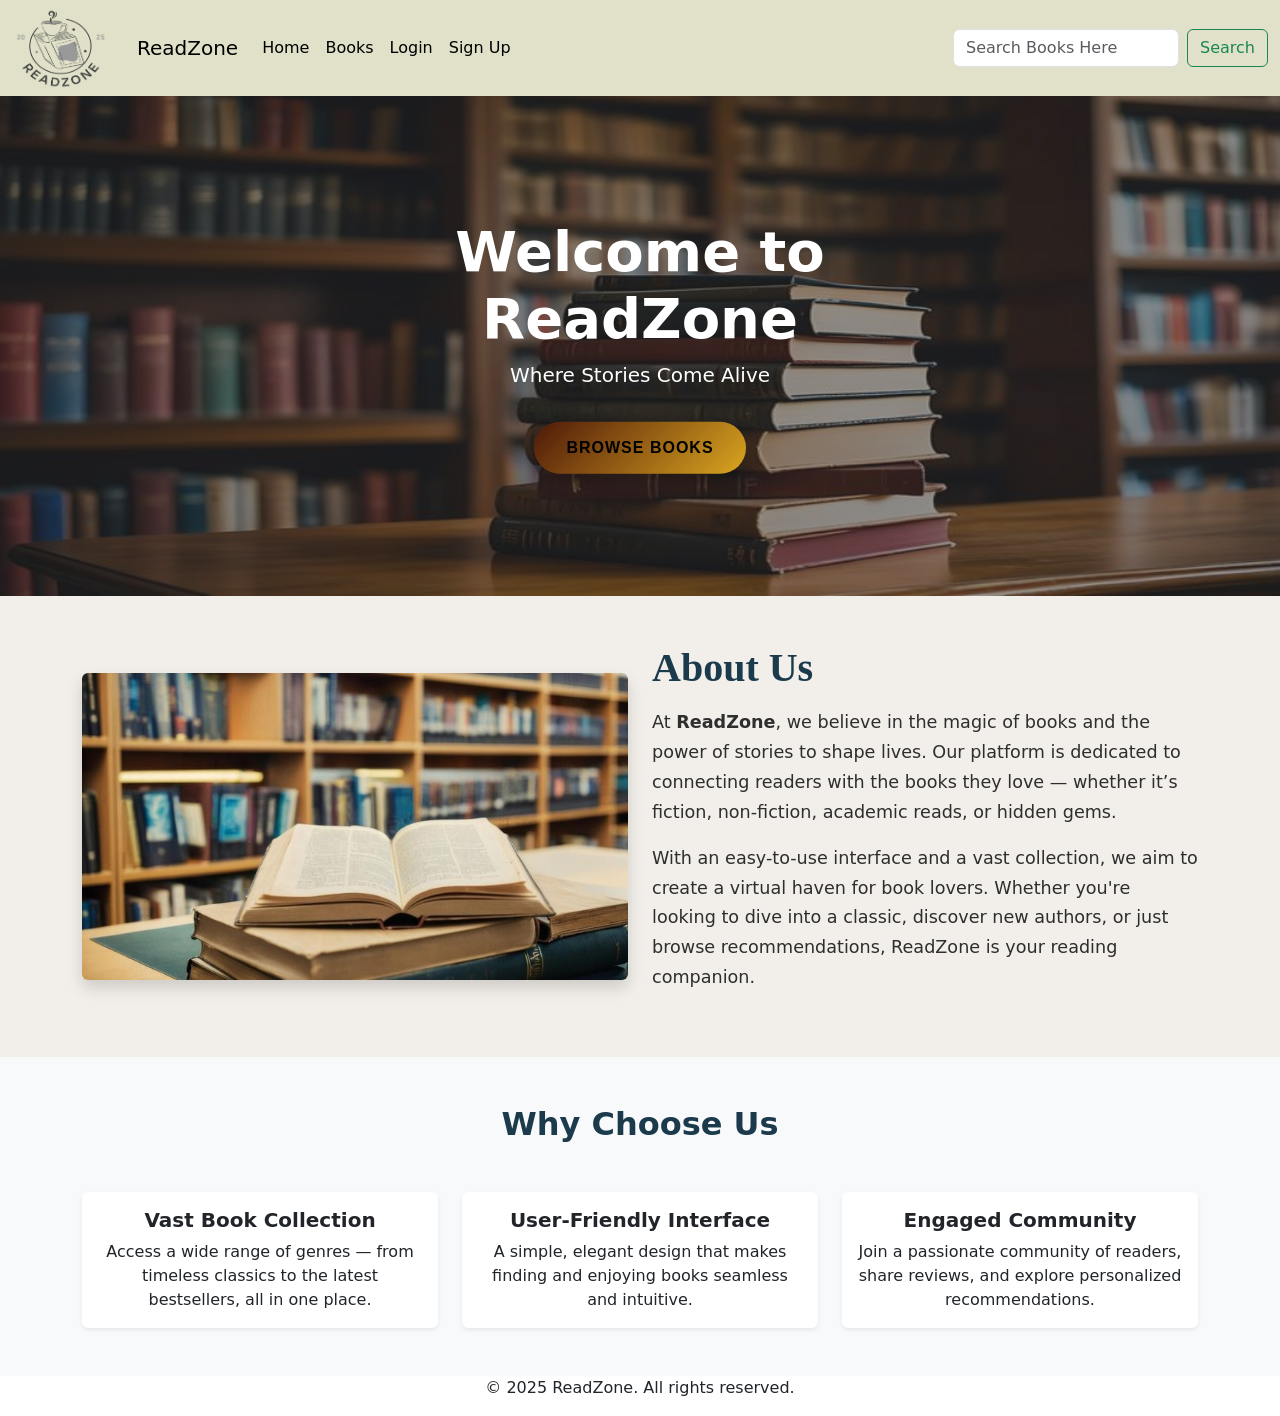
<file: index.html>
<!DOCTYPE html>
<html lang="en">
<head>
    <meta charset="UTF-8">
    <meta name="viewport" content="width=device-width, initial-scale=1.0">
    <title>ReadZone</title>
   <link href=" https://cdn.jsdelivr.net/npm/bootstrap@5.3.7/dist/css/bootstrap.min.css" rel="stylesheet" integrity="sha384-LN+7fdVzj6u52u30Kp6M/trliBMCMKTyK833zpbD+pXdCLuTusPj697FH4R/5mcr" crossorigin="anonymous">
   <link rel="stylesheet" href="styles/style.css">
</head>


<body>

    <nav class="navbar navbar-expand-lg " style="background-color:rgb(225, 225, 201);">
  <div class="container-fluid">
    <img src="images/logo-removebg.png" style="width: 95px;height: 80px;">
    <a class="navbar-brand" href="#" style="color: black;margin-left: 30px;">ReadZone</a>
    <button class="navbar-toggler" type="button" data-bs-toggle="collapse" data-bs-target="#navbarSupportedContent" aria-controls="navbarSupportedContent" aria-expanded="false" aria-label="Toggle navigation">
      <span class="navbar-toggler-icon"></span>
    </button>
    <div class="collapse navbar-collapse" id="navbarSupportedContent">
      <ul class="navbar-nav me-auto mb-2 mb-lg-0">
        <li class="nav-item">
          <a class="nav-link active" aria-current="page" href="index.html"style="color: black;">Home</a>
        </li>

        <li class="nav-item">
          <a class="nav-link active" aria-current="page" href="books.html"style="color: black;">Books</a>
        </li>

         <li class="nav-item">
          <a class="nav-link active" aria-current="page" href="login.html"style="color: black;">Login</a>
        </li>
         <li class="nav-item">
          <a class="nav-link active" aria-current="page" href="signup.html";>Sign Up</a>
        </li>
        
      
        
      </ul>
      <form class="d-flex" role="search">
        <input class="form-control me-2" type="search" placeholder="Search Books Here" aria-label="Search Books Here"/>
        <button class="btn btn-outline-success" type="submit">Search</button>
      </form>
    </div>
  </div>
</nav>


<div class="position-relative">
  <img src="images/h1.jpg" class="img-fluid w-100" style="height: 500px; filter: brightness(0.6) contrast(0.8);">
  
  <div class="hero-content text-white text-center position-absolute top-50 start-50 translate-middle">
    <h1 class="display-4 fw-bold">Welcome to ReadZone</h1>
    <p class="lead">Where Stories Come Alive</p>
    <a href="books.html" class="floating-btn mt-3">Browse Books</a>
  </div>
</div>




<section class="about-us py-5" style="background-color: #F2EFEA;">
  <div class="container">
    <div class="row align-items-center">
      <div class="col-md-6 mb-4 mb-md-0">
        <img src="images/aboutimg.png" alt="About ReadZone" class="img-fluid rounded shadow">
      </div>
      <div class="col-md-6">
        <h2 class="fw-bold mb-3" style="color: #1B3A4B;">About Us</h2>
        <p style="color: #2E2E2E;">
          At <strong>ReadZone</strong>, we believe in the magic of books and the power of stories to shape lives. Our platform is dedicated to connecting readers with the books they love — whether it’s fiction, non-fiction, academic reads, or hidden gems.
        </p>
        <p style="color: #2E2E2E;">
          With an easy-to-use interface and a vast collection, we aim to create a virtual haven for book lovers. Whether you're looking to dive into a classic, discover new authors, or just browse recommendations, ReadZone is your reading companion.
        </p>
      </div>
    </div>
  </div>
</section>





<section class="why-choose-us py-5" style="background-color: #f8f9fa;">
  <div class="container">
    <h2 class="text-center mb-5 fw-bold" style="color: #1B3A4B;">Why Choose Us</h2>
    <div class="row g-4">
      
      <div class="col-md-4">
        <div class="card h-100 shadow-sm border-0">
          <div class="card-body text-center">
            
            <h5 class="card-title fw-bold">Vast Book Collection</h5>
            <p class="card-text">Access a wide range of genres — from timeless classics to the latest bestsellers, all in one place.</p>
          </div>
        </div>
      </div>

      <div class="col-md-4">
        <div class="card h-100 shadow-sm border-0">
          <div class="card-body text-center">
            
            <h5 class="card-title fw-bold">User-Friendly Interface</h5>
            <p class="card-text">A simple, elegant design that makes finding and enjoying books seamless and intuitive.</p>
          </div>
        </div>
      </div>

      <div class="col-md-4">
        <div class="card h-100 shadow-sm border-0">
          <div class="card-body text-center">
            
            <h5 class="card-title fw-bold">Engaged Community</h5>
            <p class="card-text">Join a passionate community of readers, share reviews, and explore personalized recommendations.</p>
          </div>
        </div>
      </div>

    </div>
  </div>
</section>



<footer class="footer">
  <div class="footer-wrapper">
    </div>
  <div class="footer-bottom">
    <p>&copy; 2025 ReadZone. All rights reserved.</p>
  </div>
</footer>




  <script src="https://cdn.jsdelivr.net/npm/bootstrap@5.3.7/dist/js/bootstrap.bundle.min.js" integrity="sha384-ndDqU0Gzau9qJ1lfW4pNLlhNTkCfHzAVBReH9diLvGRem5+R9g2FzA8ZGN954O5Q" crossorigin="anonymous"></script>
</body>
</html>
</file>
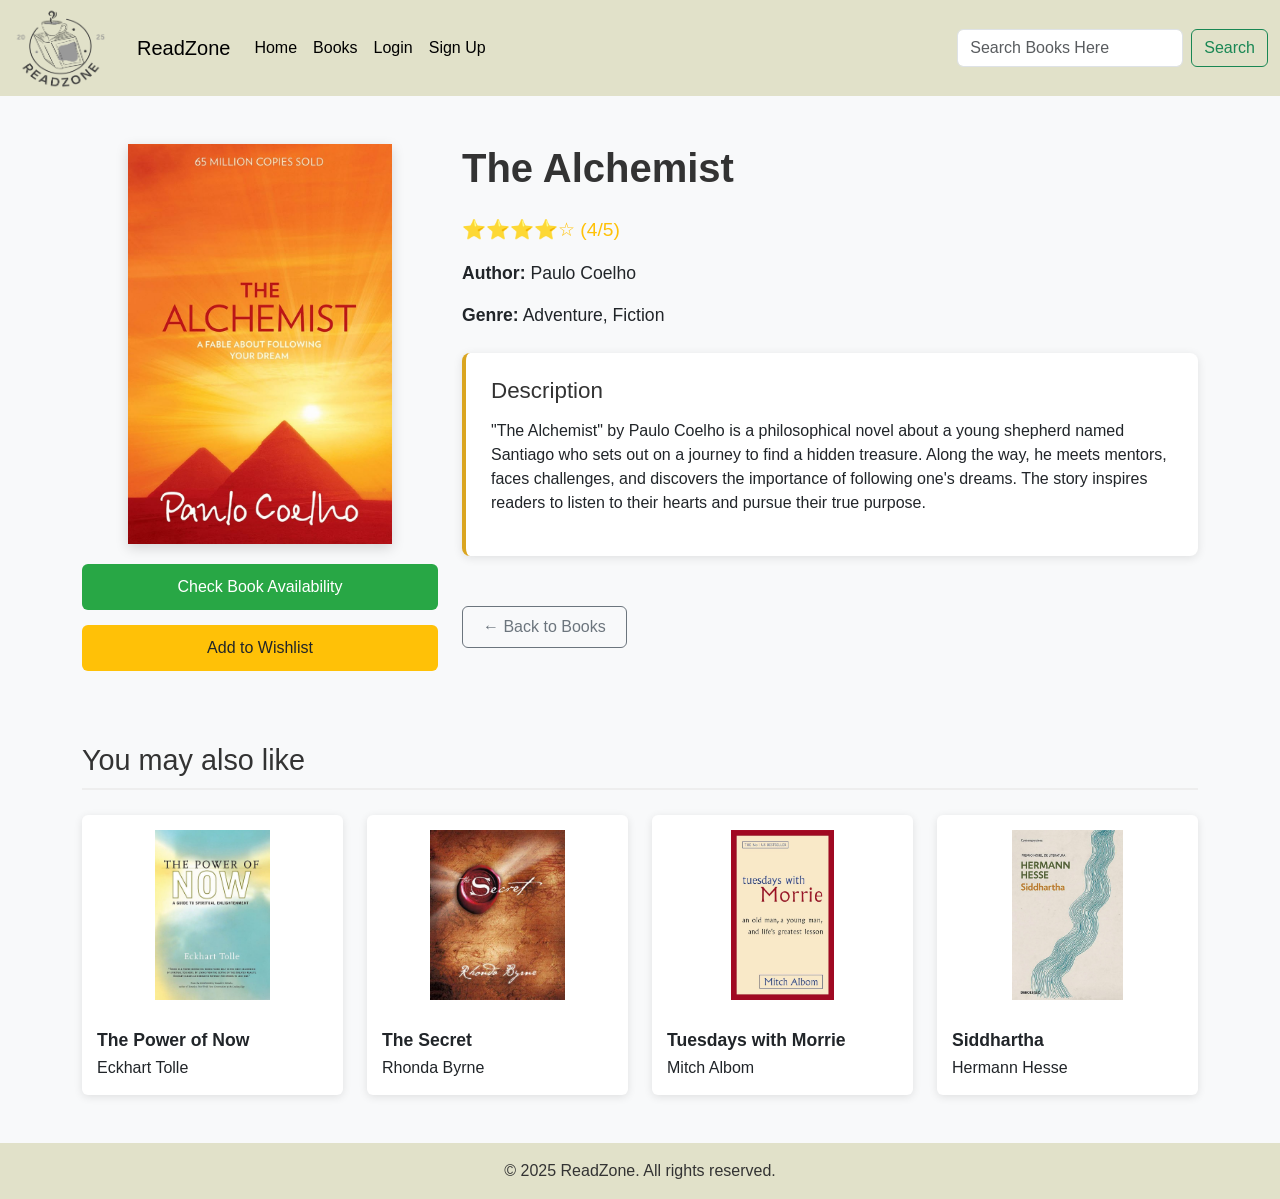
<file: book1.html>
<!DOCTYPE html>
<html lang="en">
<head>
  <meta charset="UTF-8" />
  <meta name="viewport" content="width=device-width, initial-scale=1.0"/>
  <title>The Alchemist - ReadZone</title>
  <link href="https://cdn.jsdelivr.net/npm/bootstrap@5.3.7/dist/css/bootstrap.min.css" rel="stylesheet" crossorigin="anonymous">
  <link rel="stylesheet" href="styles/bookread.css">
</head>
<body>

  
  <nav class="navbar navbar-expand-lg">
    <div class="container-fluid">
      <img src="images/logo-removebg.png" style="width: 95px;height: 80px;" />
      <a class="navbar-brand" href="#" style="color: black;margin-left: 30px;">ReadZone</a>
      <button class="navbar-toggler" type="button" data-bs-toggle="collapse" data-bs-target="#navbarSupportedContent">
        <span class="navbar-toggler-icon"></span>
      </button>
      <div class="collapse navbar-collapse" id="navbarSupportedContent">
        <ul class="navbar-nav me-auto mb-2 mb-lg-0">
          <li class="nav-item"><a class="nav-link active" href="index.html" style="color: black;">Home</a></li>
          <li class="nav-item"><a class="nav-link active" href="login.html" style="color: black;">Books</a></li>
          <li class="nav-item"><a class="nav-link active" href="login.html" style="color: black;">Login</a></li>
          <li class="nav-item"><a class="nav-link active" href="signup.html" style="color: black;">Sign Up</a></li>
        </ul>
        <form class="d-flex" role="search">
          <input class="form-control me-2" type="search" placeholder="Search Books Here" aria-label="Search"/>
          <button class="btn btn-outline-success" type="submit">Search</button>
        </form>
      </div>
    </div>
  </nav>

 
  <div class="container my-5">
    <div class="row">
      <div class="col-lg-4 col-md-5 text-center mb-4">
        <img src="images/books/alchemist.jpg" alt="The Alchemist" class="img-fluid book-cover">
        
        
      

        <button class="btn btn-availability">Check Book Availability</button>
        <button class="btn btn-wishlist">Add to Wishlist</button>
      </div>

      <div class="col-lg-8 col-md-7">
        <h2 class="book-title">The Alchemist</h2>
          <div class="rating">⭐⭐⭐⭐☆ (4/5)</div>
        <div class="book-meta">
          <p><strong>Author:</strong> Paulo Coelho</p>
          <p><strong>Genre:</strong> Adventure, Fiction</p>
        </div>

        
        <div class="description-box">
          <h3>Description</h3>
          <p>"The Alchemist" by Paulo Coelho is a philosophical novel about a young shepherd named Santiago who sets out on a journey to find a hidden treasure. Along the way, he meets mentors, faces challenges, and discovers the importance of following one's dreams. The story inspires readers to listen to their hearts and pursue their true purpose.</p>
        </div>

        <a href="books.html" class="btn btn-outline-secondary back-btn">← Back to Books</a>
      </div>
    </div>
  </div>

 
  <div class="container my-5 recommendations">
    <h3>You may also like</h3>
    <div class="row row-cols-2 row-cols-md-4 g-4">
      <div class="col">
        <div class="card h-100">
          <img src="images/books/power_of_now.jpg" class="card-img-top" alt="The Power of Now">
          <div class="card-body">
            <h5 class="card-title">The Power of Now</h5>
            <p class="card-text">Eckhart Tolle</p>
          </div>
        </div>
      </div>
      <div class="col">
        <div class="card h-100">
          <img src="images/books/i2.jpg" class="card-img-top" alt="The Secret">
          <div class="card-body">
            <h5 class="card-title">The Secret</h5>
            <p class="card-text">Rhonda Byrne</p>
          </div>
        </div>
      </div>
      <div class="col">
        <div class="card h-100">
          <img src="images/books/i3.jpg" class="card-img-top" alt="Tuesdays with Morrie">
          <div class="card-body">
            <h5 class="card-title">Tuesdays with Morrie</h5>
            <p class="card-text">Mitch Albom</p>
          </div>
        </div>
      </div>
      <div class="col">
        <div class="card h-100">
          <img src="images/books/i4.jpg" class="card-img-top" alt="Siddhartha">
          <div class="card-body">
            <h5 class="card-title">Siddhartha</h5>
            <p class="card-text">Hermann Hesse</p>
          </div>
        </div>
      </div>
    </div>
  </div>

  
  <footer class="footer mt-5">
    <div class="footer-bottom text-center py-3">
      <p class="mb-0">&copy; 2025 ReadZone. All rights reserved.</p>
    </div>
  </footer>

  
  <script src="https://cdn.jsdelivr.net/npm/bootstrap@5.3.7/dist/js/bootstrap.bundle.min.js" crossorigin="anonymous"></script>
</body>
</html>
</file>
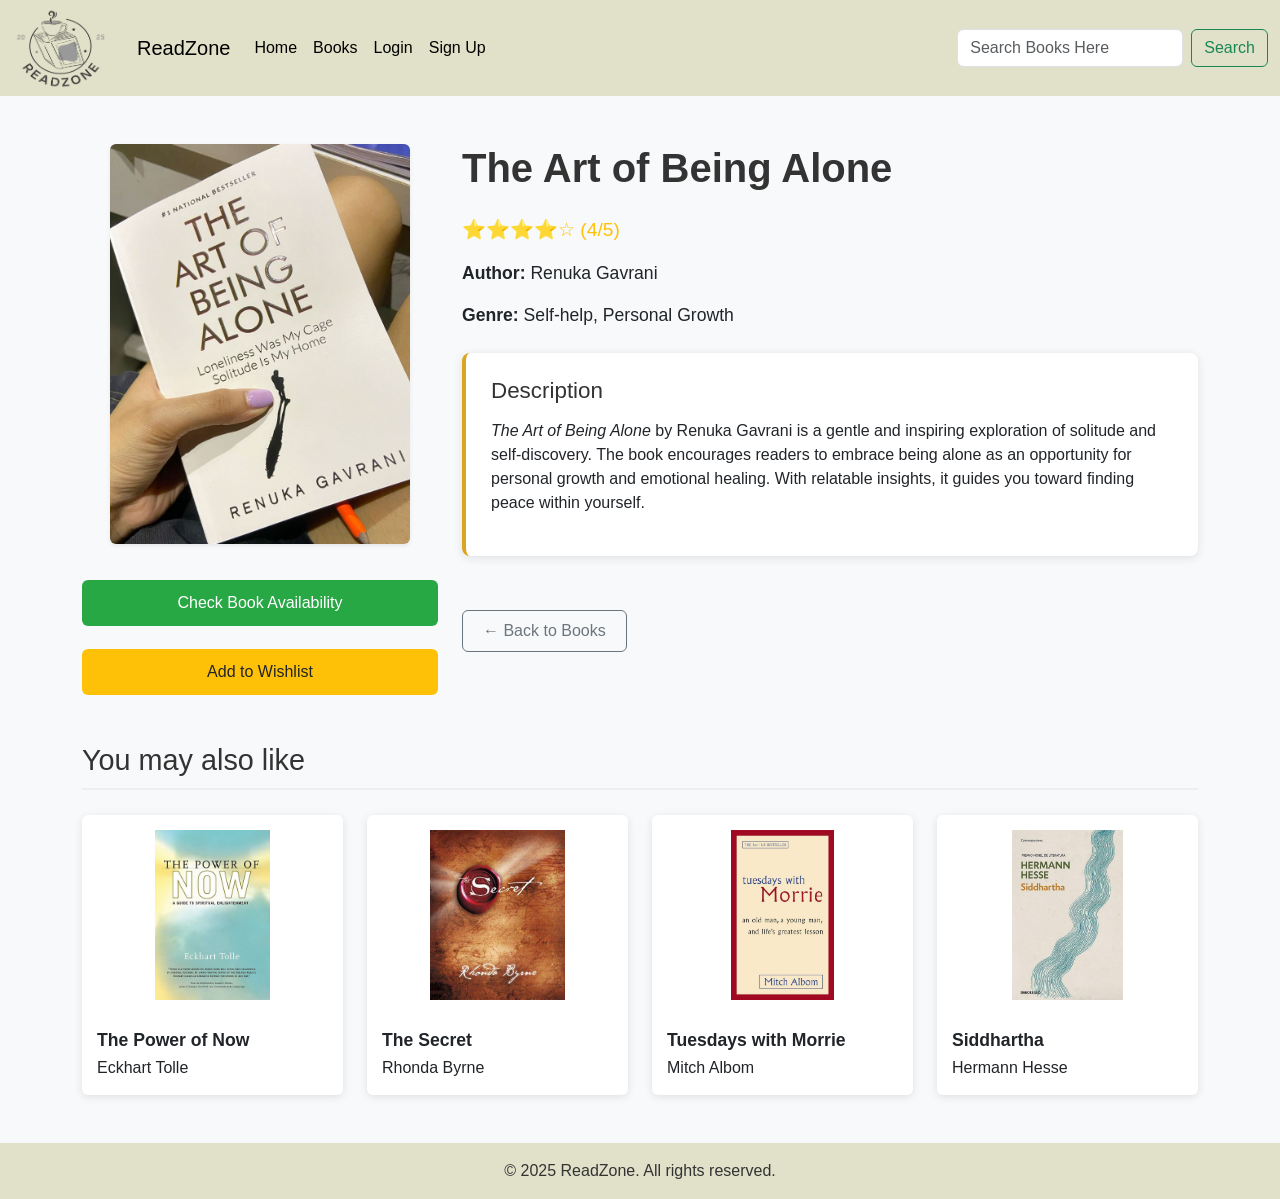
<file: book2.html>
<!DOCTYPE html>
<html lang="en">
<head>
  <meta charset="UTF-8" />
  <meta name="viewport" content="width=device-width, initial-scale=1.0"/>
  <title>The Art of Being Alone - ReadZone</title>
  <link href="https://cdn.jsdelivr.net/npm/bootstrap@5.3.7/dist/css/bootstrap.min.css" rel="stylesheet" crossorigin="anonymous">
  <link rel="stylesheet" href="styles/bookread.css">
</head>
<body>

 
  <nav class="navbar navbar-expand-lg">
    <div class="container-fluid">
      <img src="images/logo-removebg.png" style="width: 95px;height: 80px;" />
      <a class="navbar-brand" href="#" style="color: black;margin-left: 30px;">ReadZone</a>
      <button class="navbar-toggler" type="button" data-bs-toggle="collapse" data-bs-target="#navbarSupportedContent">
        <span class="navbar-toggler-icon"></span>
      </button>
      <div class="collapse navbar-collapse" id="navbarSupportedContent">
        <ul class="navbar-nav me-auto mb-2 mb-lg-0">
          <li class="nav-item"><a class="nav-link active" href="index.html" style="color: black;">Home</a></li>
          <li class="nav-item"><a class="nav-link active" href="login.html" style="color: black;">Books</a></li>
          <li class="nav-item"><a class="nav-link active" href="login.html" style="color: black;">Login</a></li>
          <li class="nav-item"><a class="nav-link active" href="signup.html" style="color: black;">Sign Up</a></li>
        </ul>
        <form class="d-flex" role="search">
          <input class="form-control me-2" type="search" placeholder="Search Books Here" aria-label="Search"/>
          <button class="btn btn-outline-success" type="submit">Search</button>
        </form>
      </div>
    </div>
  </nav>

  
  <div class="container my-5 book-detail-page">
    <div class="row">
      <div class="col-md-4 text-center">
        <img src="images/books/aoba.jpg" alt="The Art of Being Alone" class="img-fluid rounded shadow-sm book-cover">
        <button class="btn btn-availability mt-3">Check Book Availability</button>
        <button class="btn btn-wishlist mt-2">Add to Wishlist</button>
      </div>
      <div class="col-md-8">
        <h2 class="book-title">The Art of Being Alone</h2>
        <div class="rating">⭐⭐⭐⭐☆ (4/5)</div>
        <div class="book-meta">
          <p><strong>Author:</strong> Renuka Gavrani</p>
          <p><strong>Genre:</strong> Self-help, Personal Growth</p>
        </div>
        <div class="description-box">
          <h3>Description</h3>
          <p><em>The Art of Being Alone</em> by Renuka Gavrani is a gentle and inspiring exploration of solitude and self-discovery. The book encourages readers to embrace being alone as an opportunity for personal growth and emotional healing. With relatable insights, it guides you toward finding peace within yourself.</p>
        </div>
        <a href="books.html" class="btn btn-outline-secondary back-btn mt-4">← Back to Books</a>
      </div>
    </div>
  </div>

  
  <div class="container my-5 recommendations">
    <h3>You may also like</h3>
    <div class="row row-cols-2 row-cols-md-4 g-4">
      <div class="col">
        <div class="card h-100">
          <img src="images/books/power_of_now.jpg" class="card-img-top" alt="The Power of Now">
          <div class="card-body">
            <h5 class="card-title">The Power of Now</h5>
            <p class="card-text">Eckhart Tolle</p>
          </div>
        </div>
      </div>
      <div class="col">
        <div class="card h-100">
          <img src="images/books/i2.jpg" class="card-img-top" alt="The Secret">
          <div class="card-body">
            <h5 class="card-title">The Secret</h5>
            <p class="card-text">Rhonda Byrne</p>
          </div>
        </div>
      </div>
      <div class="col">
        <div class="card h-100">
          <img src="images/books/i3.jpg" class="card-img-top" alt="Tuesdays with Morrie">
          <div class="card-body">
            <h5 class="card-title">Tuesdays with Morrie</h5>
            <p class="card-text">Mitch Albom</p>
          </div>
        </div>
      </div>
      <div class="col">
        <div class="card h-100">
          <img src="images/books/i4.jpg" class="card-img-top" alt="Siddhartha">
          <div class="card-body">
            <h5 class="card-title">Siddhartha</h5>
            <p class="card-text">Hermann Hesse</p>
          </div>
        </div>
      </div>
    </div>
  </div>

 
  <footer class="footer mt-5">
    <div class="footer-bottom text-center py-3">
      <p class="mb-0">&copy; 2025 ReadZone. All rights reserved.</p>
    </div>
  </footer>

  
  <script src="https://cdn.jsdelivr.net/npm/bootstrap@5.3.7/dist/js/bootstrap.bundle.min.js" crossorigin="anonymous"></script>
</body>
</html>
</file>
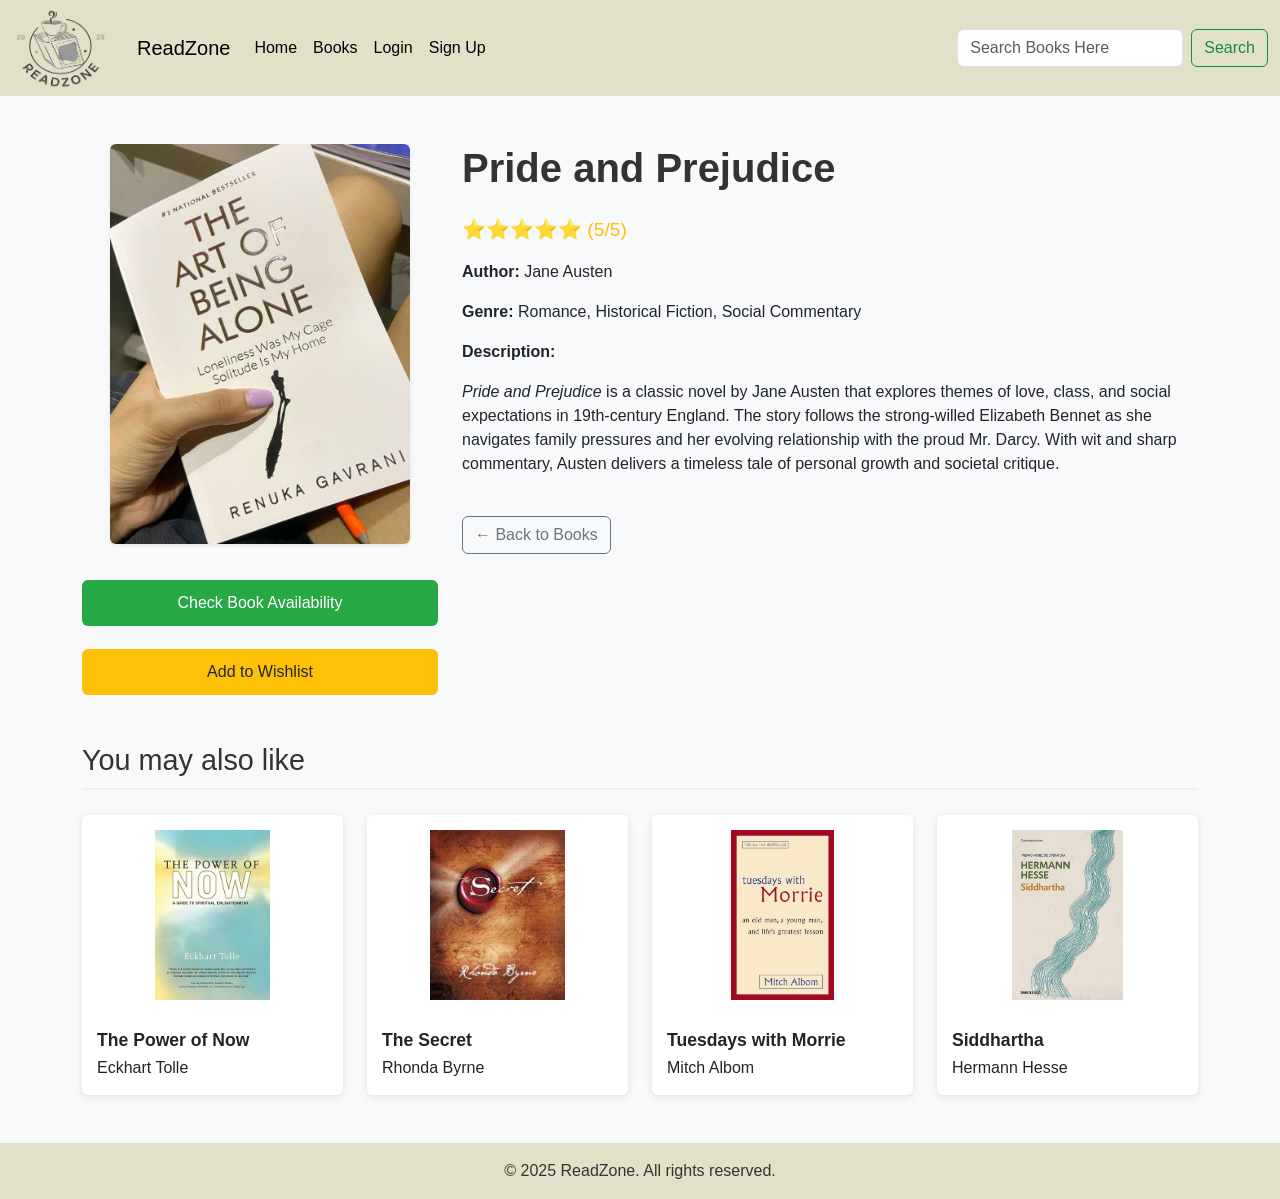
<file: book3.html>
<!DOCTYPE html>
<html lang="en">
<head>
  <meta charset="UTF-8" />
  <meta name="viewport" content="width=device-width, initial-scale=1.0"/>
  <title>Pride and Prejudice - ReadZone</title>
  <link href="https://cdn.jsdelivr.net/npm/bootstrap@5.3.7/dist/css/bootstrap.min.css" rel="stylesheet" crossorigin="anonymous">
  <link rel="stylesheet" href="styles/bookread.css">
</head>
<body>

  
  <nav class="navbar navbar-expand-lg">
    <div class="container-fluid">
      <img src="images/logo-removebg.png" style="width: 95px;height: 80px;" />
      <a class="navbar-brand" href="#" style="color: black;margin-left: 30px;">ReadZone</a>
      <button class="navbar-toggler" type="button" data-bs-toggle="collapse" data-bs-target="#navbarSupportedContent">
        <span class="navbar-toggler-icon"></span>
      </button>
      <div class="collapse navbar-collapse" id="navbarSupportedContent">
        <ul class="navbar-nav me-auto mb-2 mb-lg-0">
          <li class="nav-item"><a class="nav-link active" href="index.html" style="color: black;">Home</a></li>
          <li class="nav-item"><a class="nav-link active" href="login.html" style="color: black;">Books</a></li>
          <li class="nav-item"><a class="nav-link active" href="login.html" style="color: black;">Login</a></li>
          <li class="nav-item"><a class="nav-link active" href="signup.html" style="color: black;">Sign Up</a></li>
        </ul>
        <form class="d-flex" role="search">
          <input class="form-control me-2" type="search" placeholder="Search Books Here" aria-label="Search"/>
          <button class="btn btn-outline-success" type="submit">Search</button>
        </form>
      </div>
    </div>
  </nav>


  <div class="container my-5 book-detail-page">
    <div class="row">
      <div class="col-md-4 text-center">
        <img src="images/books/aoba.jpg" alt="Pride and Prejudice" class="img-fluid rounded shadow-sm book-cover">
        <button class="btn btn-availability mt-3">Check Book Availability</button>
        <button class="btn btn-wishlist mt-2">Add to Wishlist</button>
      </div>
      <div class="col-md-8">
        <h2 class="book-title">Pride and Prejudice</h2>
        <div class="rating">⭐⭐⭐⭐⭐ (5/5)</div>
        <p><strong>Author:</strong> Jane Austen</p>
        <p><strong>Genre:</strong> Romance, Historical Fiction, Social Commentary</p>

        <div class="book-description">
          <p><strong>Description:</strong></p>
          <p><em>Pride and Prejudice</em> is a classic novel by Jane Austen that explores themes of love, class, and social expectations in 19th-century England.
          The story follows the strong-willed Elizabeth Bennet as she navigates family pressures and her evolving relationship with the proud Mr. Darcy.
          With wit and sharp commentary, Austen delivers a timeless tale of personal growth and societal critique.</p>
        </div>

        <a href="books.html" class="btn btn-outline-secondary mt-4">← Back to Books</a>
      </div>
    </div>
  </div>


  <div class="container my-5 recommendations">
    <h3>You may also like</h3>
    <div class="row row-cols-2 row-cols-md-4 g-4">
      <div class="col">
        <div class="card h-100">
          <img src="images/books/power_of_now.jpg" class="card-img-top" alt="The Power of Now">
          <div class="card-body">
            <h5 class="card-title">The Power of Now</h5>
            <p class="card-text">Eckhart Tolle</p>
          </div>
        </div>
      </div>
      <div class="col">
        <div class="card h-100">
          <img src="images/books/i2.jpg" class="card-img-top" alt="The Secret">
          <div class="card-body">
            <h5 class="card-title">The Secret</h5>
            <p class="card-text">Rhonda Byrne</p>
          </div>
        </div>
      </div>
      <div class="col">
        <div class="card h-100">
          <img src="images/books/i3.jpg" class="card-img-top" alt="Tuesdays with Morrie">
          <div class="card-body">
            <h5 class="card-title">Tuesdays with Morrie</h5>
            <p class="card-text">Mitch Albom</p>
          </div>
        </div>
      </div>
      <div class="col">
        <div class="card h-100">
          <img src="images/books/i4.jpg" class="card-img-top" alt="Siddhartha">
          <div class="card-body">
            <h5 class="card-title">Siddhartha</h5>
            <p class="card-text">Hermann Hesse</p>
          </div>
        </div>
      </div>
    </div>
  </div>

  
  <footer class="footer mt-5">
    <div class="footer-bottom text-center py-3">
      <p class="mb-0">&copy; 2025 ReadZone. All rights reserved.</p>
    </div>
  </footer>

 
  <script src="https://cdn.jsdelivr.net/npm/bootstrap@5.3.7/dist/js/bootstrap.bundle.min.js" crossorigin="anonymous"></script>
</body>
</html>
</file>
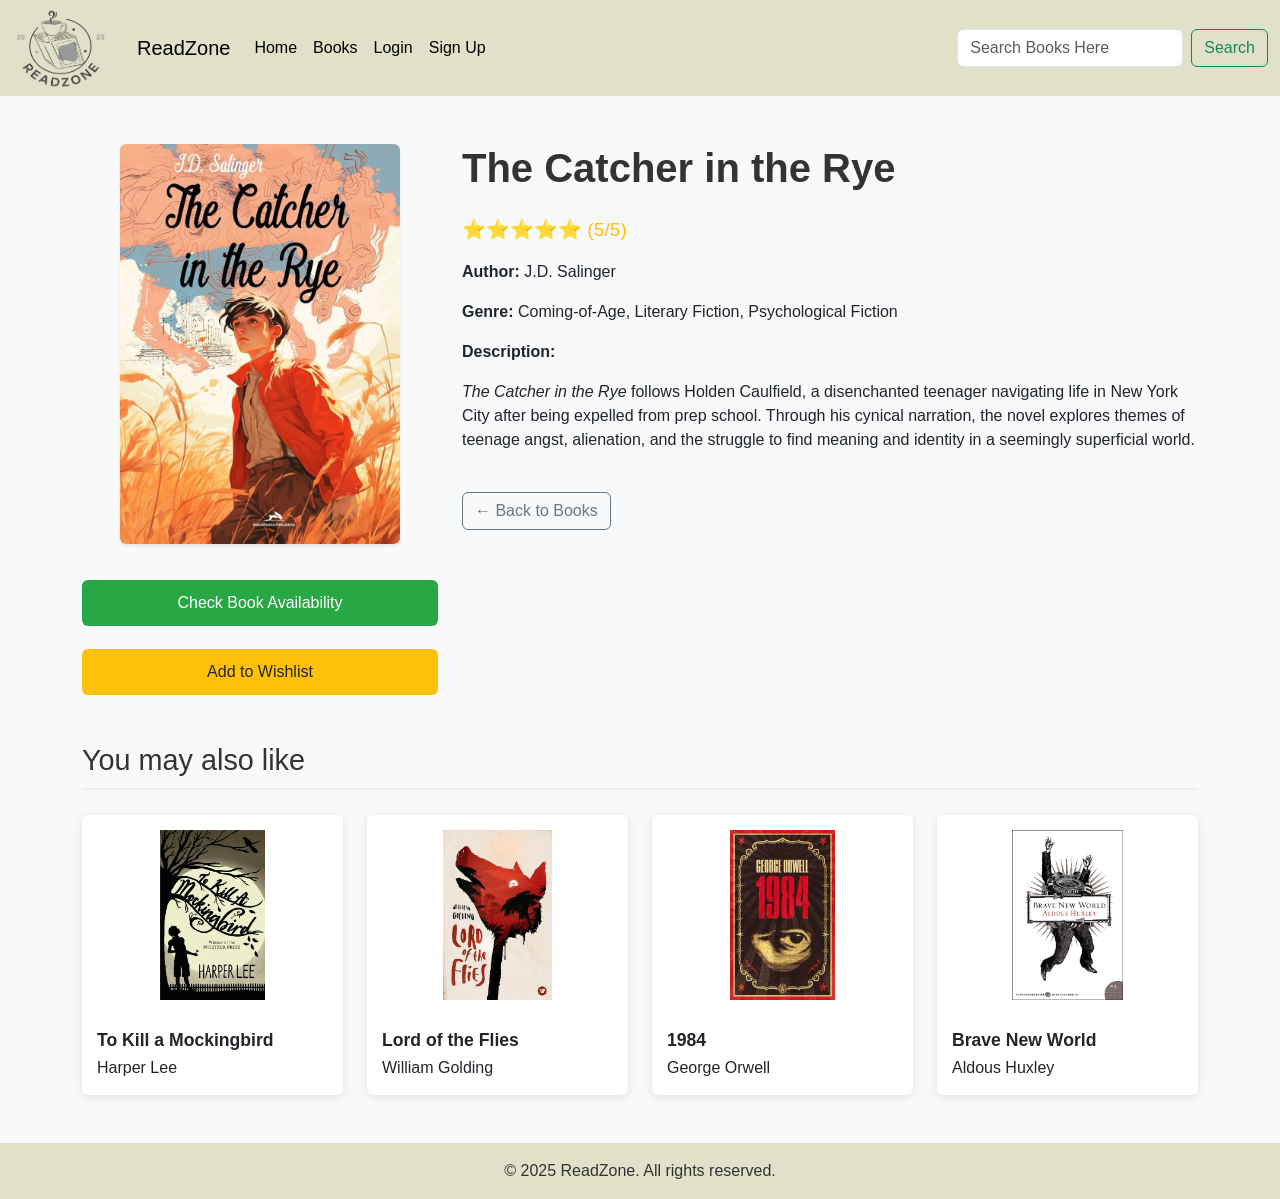
<file: book4.html>
<!DOCTYPE html>
<html lang="en">
<head>
  <meta charset="UTF-8" />
  <meta name="viewport" content="width=device-width, initial-scale=1.0"/>
  <title>The Catcher in the Rye - ReadZone</title>
  <link href="https://cdn.jsdelivr.net/npm/bootstrap@5.3.7/dist/css/bootstrap.min.css" rel="stylesheet" crossorigin="anonymous">
  <link rel="stylesheet" href="styles/bookread.css">
</head>
<body>

  
  <nav class="navbar navbar-expand-lg">
    <div class="container-fluid">
      <img src="images/logo-removebg.png" style="width: 95px;height: 80px;" />
      <a class="navbar-brand" href="#" style="color: black;margin-left: 30px;">ReadZone</a>
      <button class="navbar-toggler" type="button" data-bs-toggle="collapse" data-bs-target="#navbarSupportedContent">
        <span class="navbar-toggler-icon"></span>
      </button>
      <div class="collapse navbar-collapse" id="navbarSupportedContent">
        <ul class="navbar-nav me-auto mb-2 mb-lg-0">
          <li class="nav-item"><a class="nav-link active" href="index.html" style="color: black;">Home</a></li>
          <li class="nav-item"><a class="nav-link active" href="login.html" style="color: black;">Books</a></li>
          <li class="nav-item"><a class="nav-link active" href="login.html" style="color: black;">Login</a></li>
          <li class="nav-item"><a class="nav-link active" href="signup.html" style="color: black;">Sign Up</a></li>
        </ul>
        <form class="d-flex" role="search">
          <input class="form-control me-2" type="search" placeholder="Search Books Here" aria-label="Search"/>
          <button class="btn btn-outline-success" type="submit">Search</button>
        </form>
      </div>
    </div>
  </nav>

  
  <div class="container my-5 book-detail-page">
    <div class="row">
      <div class="col-md-4 text-center">
        <img src="images/books/cir.jpg" alt="The Catcher in the Rye" class="img-fluid rounded shadow-sm book-cover">
        <button class="btn btn-availability mt-3">Check Book Availability</button>
        <button class="btn btn-wishlist mt-2">Add to Wishlist</button>
      </div>
      <div class="col-md-8">
        <h2 class="book-title">The Catcher in the Rye</h2>
        <div class="rating">⭐⭐⭐⭐⭐ (5/5)</div>
        <p><strong>Author:</strong> J.D. Salinger</p>
        <p><strong>Genre:</strong> Coming-of-Age, Literary Fiction, Psychological Fiction</p>

        <div class="book-description">
          <p><strong>Description:</strong></p>
          <p><em>The Catcher in the Rye</em> follows Holden Caulfield, a disenchanted teenager navigating life in New York City after being expelled from prep school. Through his cynical narration, the novel explores themes of teenage angst, alienation, and the struggle to find meaning and identity in a seemingly superficial world.</p>
        </div>

        <a href="books.html" class="btn btn-outline-secondary mt-4">← Back to Books</a>
      </div>
    </div>
  </div>

  
  <div class="container my-5 recommendations">
    <h3>You may also like</h3>
    <div class="row row-cols-2 row-cols-md-4 g-4">
      <div class="col">
        <div class="card h-100">
          <img src="images/books/tkmb.jpg" class="card-img-top" alt="To Kill a Mockingbird">
          <div class="card-body">
            <h5 class="card-title">To Kill a Mockingbird</h5>
            <p class="card-text">Harper Lee</p>
          </div>
        </div>
      </div>
      <div class="col">
        <div class="card h-100">
          <img src="images/books/i5.jpg" class="card-img-top" alt="Lord of the Flies">
          <div class="card-body">
            <h5 class="card-title">Lord of the Flies</h5>
            <p class="card-text">William Golding</p>
          </div>
        </div>
      </div>
      <div class="col">
        <div class="card h-100">
          <img src="images/books/i6.jpg" class="card-img-top" alt="1984">
          <div class="card-body">
            <h5 class="card-title">1984</h5>
            <p class="card-text">George Orwell</p>
          </div>
        </div>
      </div>
      <div class="col">
        <div class="card h-100">
          <img src="images/books/i7.jpg" class="card-img-top" alt="Brave New World">
          <div class="card-body">
            <h5 class="card-title">Brave New World</h5>
            <p class="card-text">Aldous Huxley</p>
          </div>
        </div>
      </div>
    </div>
  </div>

 
  <footer class="footer mt-5">
    <div class="footer-bottom text-center py-3">
      <p class="mb-0">&copy; 2025 ReadZone. All rights reserved.</p>
    </div>
  </footer>

  
  <script src="https://cdn.jsdelivr.net/npm/bootstrap@5.3.7/dist/js/bootstrap.bundle.min.js" crossorigin="anonymous"></script>
</body>
</html>
</file>
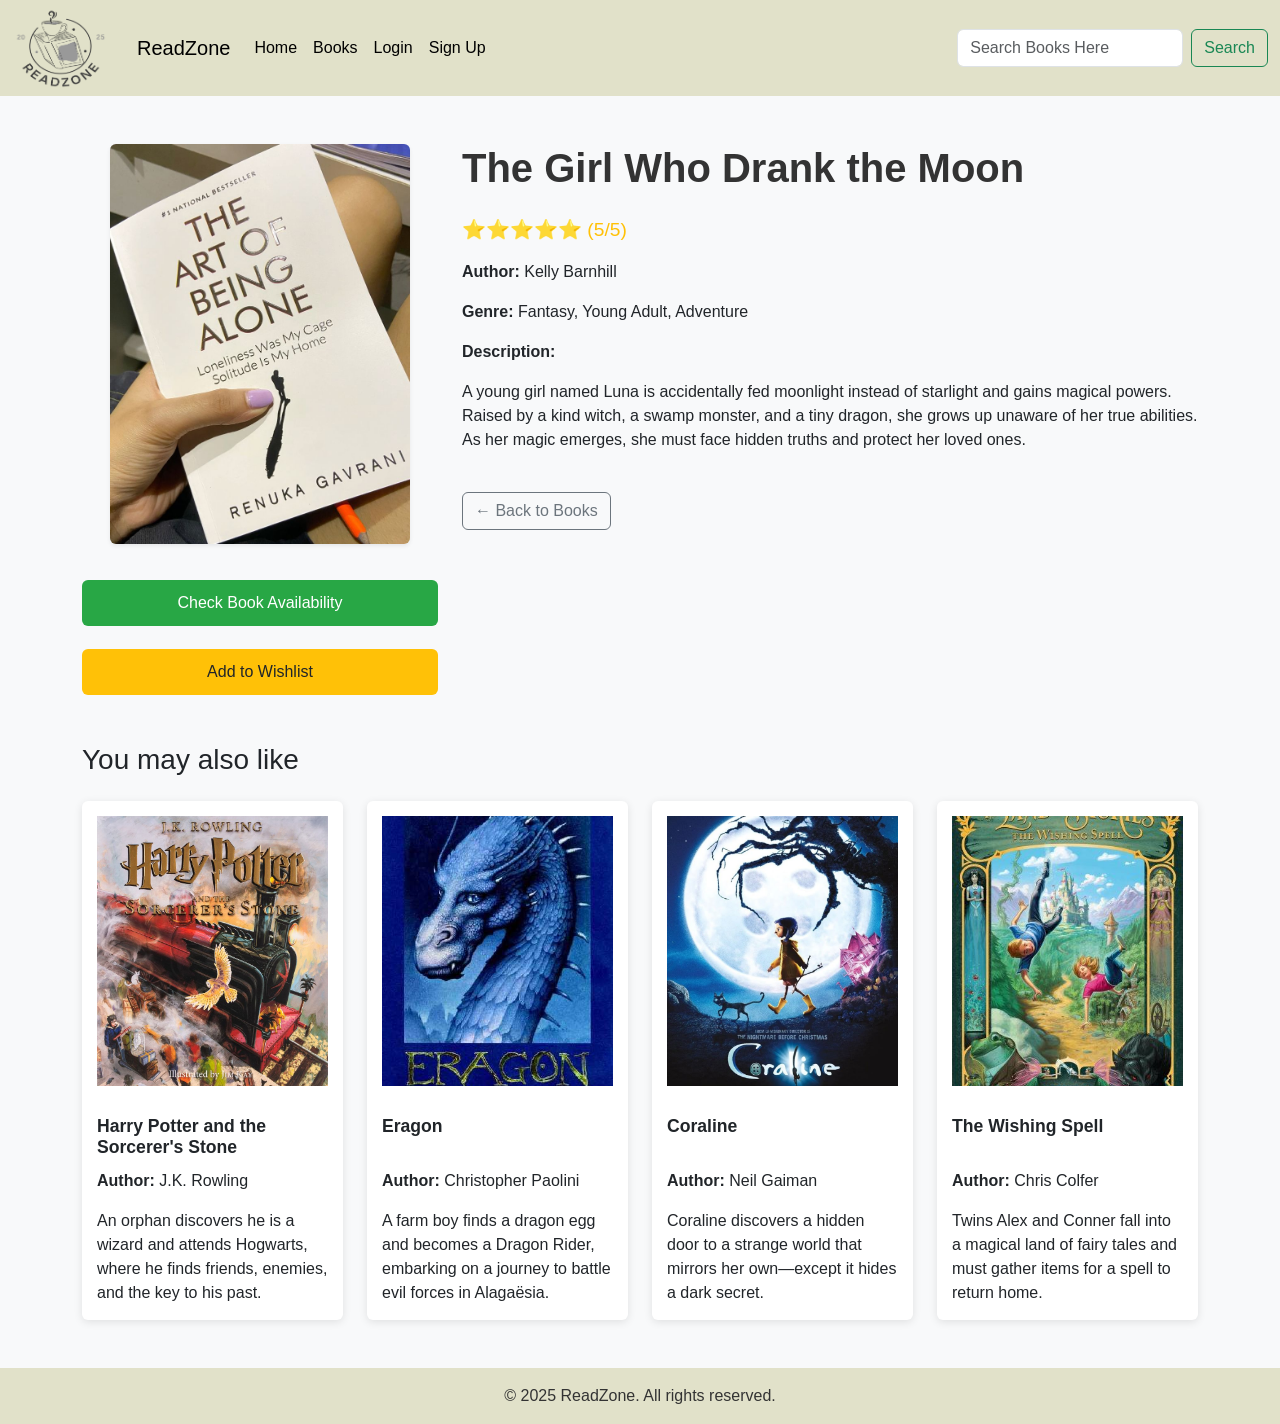
<file: book5.html>
<!DOCTYPE html>
<html lang="en">
<head>
  <meta charset="UTF-8">
  <meta name="viewport" content="width=device-width, initial-scale=1">
  <title>The Girl Who Drank the Moon - Book Detail</title>
  <link href="https://cdn.jsdelivr.net/npm/bootstrap@5.3.0/dist/css/bootstrap.min.css" rel="stylesheet">
  <link rel="stylesheet" href="styles/bookread.css">
  <style>
    .book-cover {
      max-height: 400px;
      object-fit: cover;
    }
    .card-img-top {
      height: 300px;
      object-fit: cover;
    }
    .card h5 {
      min-height: 3rem;
    }
  </style>
</head>
<body>


   
  <nav class="navbar navbar-expand-lg">
    <div class="container-fluid">
      <img src="images/logo-removebg.png" style="width: 95px;height: 80px;" />
      <a class="navbar-brand" href="#" style="color: black;margin-left: 30px;">ReadZone</a>
      <button class="navbar-toggler" type="button" data-bs-toggle="collapse" data-bs-target="#navbarSupportedContent">
        <span class="navbar-toggler-icon"></span>
      </button>
      <div class="collapse navbar-collapse" id="navbarSupportedContent">
        <ul class="navbar-nav me-auto mb-2 mb-lg-0">
          <li class="nav-item"><a class="nav-link active" href="index.html" style="color: black;">Home</a></li>
          <li class="nav-item"><a class="nav-link active" href="login.html" style="color: black;">Books</a></li>
          <li class="nav-item"><a class="nav-link active" href="login.html" style="color: black;">Login</a></li>
          <li class="nav-item"><a class="nav-link active" href="signup.html" style="color: black;">Sign Up</a></li>
        </ul>
        <form class="d-flex" role="search">
          <input class="form-control me-2" type="search" placeholder="Search Books Here" aria-label="Search"/>
          <button class="btn btn-outline-success" type="submit">Search</button>
        </form>
      </div>
    </div>
  </nav>
  
  <div class="container my-5 book-detail-page">
    <div class="row">
      <div class="col-md-4 text-center">
        <img src="images/books/aoba.jpg" alt="The Girl Who Drank the Moon" class="img-fluid rounded shadow-sm book-cover">
         <button class="btn btn-availability mt-3">Check Book Availability</button>
        <button class="btn btn-wishlist mt-2">Add to Wishlist</button>
      </div>
      <div class="col-md-8">
        <h2 class="book-title">The Girl Who Drank the Moon</h2>
        <div class="rating">⭐⭐⭐⭐⭐ (5/5)</div>
        <p><strong>Author:</strong> Kelly Barnhill</p>
        <p><strong>Genre:</strong> Fantasy, Young Adult, Adventure</p>

        <div class="book-description">
          <p><strong>Description:</strong></p>
          <p>A young girl named Luna is accidentally fed moonlight instead of starlight and gains magical powers. Raised by a kind witch, a swamp monster, and a tiny dragon, she grows up unaware of her true abilities. As her magic emerges, she must face hidden truths and protect her loved ones.</p>
        </div>

        <a href="books.html" class="btn btn-outline-secondary mt-4">← Back to Books</a>
      </div>
    </div>
  </div>

  
  <div class="container my-5">
    <h3 class="mb-4">You may also like</h3>
    <div class="row">

      <div class="col-md-3">
        <div class="card h-100">
          <img src="images/books/i8.jpg" class="card-img-top" alt="Harry Potter and the Sorcerer's Stone">
          <div class="card-body">
            <h5 class="card-title">Harry Potter and the Sorcerer's Stone</h5>
            <p class="card-text"><strong>Author:</strong> J.K. Rowling</p>
            <p class="card-text">An orphan discovers he is a wizard and attends Hogwarts, where he finds friends, enemies, and the key to his past.</p>
          </div>
        </div>
      </div>

      <div class="col-md-3">
        <div class="card h-100">
          <img src="images/books/i9.jpg" class="card-img-top" alt="Eragon">
          <div class="card-body">
            <h5 class="card-title">Eragon</h5>
            <p class="card-text"><strong>Author:</strong> Christopher Paolini</p>
            <p class="card-text">A farm boy finds a dragon egg and becomes a Dragon Rider, embarking on a journey to battle evil forces in Alagaësia.</p>
          </div>
        </div>
      </div>

      <div class="col-md-3">
        <div class="card h-100">
          <img src="images/books/p1.jpg" class="card-img-top" alt="Coraline">
          <div class="card-body">
            <h5 class="card-title">Coraline</h5>
            <p class="card-text"><strong>Author:</strong> Neil Gaiman</p>
            <p class="card-text">Coraline discovers a hidden door to a strange world that mirrors her own—except it hides a dark secret.</p>
          </div>
        </div>
      </div>

      <div class="col-md-3">
        <div class="card h-100">
          <img src="images/books/p2.jpg" class="card-img-top" alt="The Wishing Spell">
          <div class="card-body">
            <h5 class="card-title">The Wishing Spell</h5>
            <p class="card-text"><strong>Author:</strong> Chris Colfer</p>
            <p class="card-text">Twins Alex and Conner fall into a magical land of fairy tales and must gather items for a spell to return home.</p>
          </div>
        </div>
      </div>

    </div>
  </div>


  
  <footer class="footer mt-5">
    <div class="footer-bottom text-center py-3">
      <p class="mb-0">&copy; 2025 ReadZone. All rights reserved.</p>
    </div>
  </footer>
  <script src="https://cdn.jsdelivr.net/npm/bootstrap@5.3.0/dist/js/bootstrap.bundle.min.js"></script>
</body>
</html>
</file>
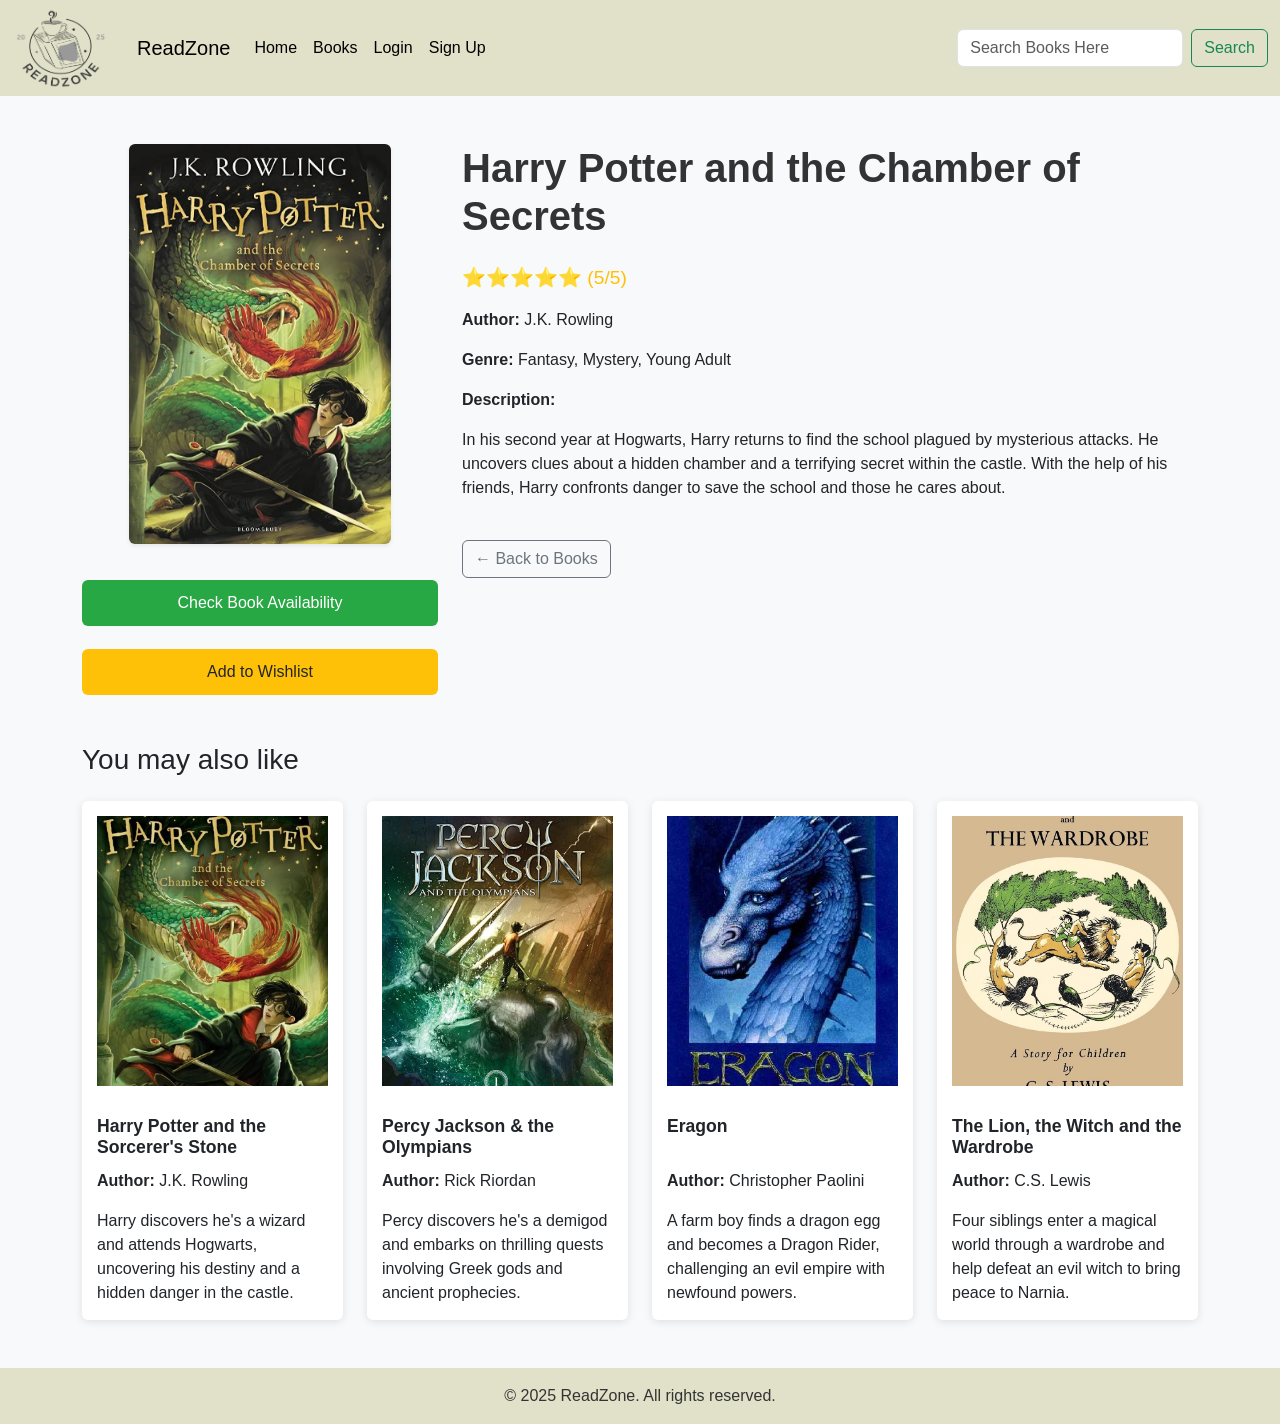
<file: book6.html>
<!DOCTYPE html>
<html lang="en">
<head>
  <meta charset="UTF-8" />
  <meta name="viewport" content="width=device-width, initial-scale=1" />
  <title>Harry Potter and the Chamber of Secrets - Book Detail</title>
  <link href="https://cdn.jsdelivr.net/npm/bootstrap@5.3.0/dist/css/bootstrap.min.css" rel="stylesheet" />
  <link rel="stylesheet" href="styles/bookread.css">
  <style>
    .book-cover {
      max-height: 400px;
      object-fit: cover;
    }
    .card-img-top {
      height: 300px;
      object-fit: cover;
    }
    .card-title {
      min-height: 3rem;
    }
  </style>
</head>
<body>

  
  <nav class="navbar navbar-expand-lg">
    <div class="container-fluid">
      <img src="images/logo-removebg.png" style="width: 95px;height: 80px;" />
      <a class="navbar-brand" href="#" style="color: black;margin-left: 30px;">ReadZone</a>
      <button class="navbar-toggler" type="button" data-bs-toggle="collapse" data-bs-target="#navbarSupportedContent">
        <span class="navbar-toggler-icon"></span>
      </button>
      <div class="collapse navbar-collapse" id="navbarSupportedContent">
        <ul class="navbar-nav me-auto mb-2 mb-lg-0">
          <li class="nav-item"><a class="nav-link active" href="index.html" style="color: black;">Home</a></li>
          <li class="nav-item"><a class="nav-link active" href="login.html" style="color: black;">Books</a></li>
          <li class="nav-item"><a class="nav-link active" href="login.html" style="color: black;">Login</a></li>
          <li class="nav-item"><a class="nav-link active" href="signup.html" style="color: black;">Sign Up</a></li>
        </ul>
        <form class="d-flex" role="search">
          <input class="form-control me-2" type="search" placeholder="Search Books Here" aria-label="Search"/>
          <button class="btn btn-outline-success" type="submit">Search</button>
        </form>
      </div>
    </div>
  </nav>

 
  <div class="container my-5 book-detail-page">
    <div class="row">
      <div class="col-md-4 text-center">

        <img src="images/books/hpc.jpg" alt="Harry Potter and the Chamber of Secrets" class="img-fluid rounded shadow-sm book-cover" />
         <button class="btn btn-availability mt-3">Check Book Availability</button>
        <button class="btn btn-wishlist mt-2">Add to Wishlist</button>
        
      </div>
      <div class="col-md-8">
        <h2 class="book-title">Harry Potter and the Chamber of Secrets</h2>
        <div class="rating">⭐⭐⭐⭐⭐ (5/5)</div>
        <p><strong>Author:</strong> J.K. Rowling</p>
        <p><strong>Genre:</strong> Fantasy, Mystery, Young Adult</p>

        <div class="book-description">
          <p><strong>Description:</strong></p>
          <p>In his second year at Hogwarts, Harry returns to find the school plagued by mysterious attacks. He uncovers clues about a hidden chamber and a terrifying secret within the castle. With the help of his friends, Harry confronts danger to save the school and those he cares about.</p>
        </div>

        <a href="books.html" class="btn btn-outline-secondary mt-4">← Back to Books</a>
      </div>
    </div>
  </div>

 
  <div class="container my-5">
    <h3 class="mb-4">You may also like</h3>
    <div class="row">

      <div class="col-md-3">
        <div class="card h-100">
          <img src="images/books/p3.jpg" class="card-img-top" alt="Harry Potter and the Sorcerer's Stone">
          <div class="card-body">
            <h5 class="card-title">Harry Potter and the Sorcerer's Stone</h5>
            <p class="card-text"><strong>Author:</strong> J.K. Rowling</p>
            <p class="card-text">Harry discovers he's a wizard and attends Hogwarts, uncovering his destiny and a hidden danger in the castle.</p>
          </div>
        </div>
      </div>

      <div class="col-md-3">
        <div class="card h-100">
          <img src="images/books/p4.jpg" class="card-img-top" alt="Percy Jackson & the Olympians">
          <div class="card-body">
            <h5 class="card-title">Percy Jackson & the Olympians</h5>
            <p class="card-text"><strong>Author:</strong> Rick Riordan</p>
            <p class="card-text">Percy discovers he's a demigod and embarks on thrilling quests involving Greek gods and ancient prophecies.</p>
          </div>
        </div>
      </div>

      <div class="col-md-3">
        <div class="card h-100">
          <img src="images/books/i9.jpg" class="card-img-top" alt="Eragon">
          <div class="card-body">
            <h5 class="card-title">Eragon</h5>
            <p class="card-text"><strong>Author:</strong> Christopher Paolini</p>
            <p class="card-text">A farm boy finds a dragon egg and becomes a Dragon Rider, challenging an evil empire with newfound powers.</p>
          </div>
        </div>
      </div>

      <div class="col-md-3">
        <div class="card h-100">
          <img src="images/books/p5.jpg" class="card-img-top" alt="The Lion, the Witch and the Wardrobe">
          <div class="card-body">
            <h5 class="card-title">The Lion, the Witch and the Wardrobe</h5>
            <p class="card-text"><strong>Author:</strong> C.S. Lewis</p>
            <p class="card-text">Four siblings enter a magical world through a wardrobe and help defeat an evil witch to bring peace to Narnia.</p>
          </div>
        </div>
      </div>

    </div>
  </div>

  
  <footer class="footer mt-5">
    <div class="footer-bottom text-center py-3">
      <p class="mb-0">&copy; 2025 ReadZone. All rights reserved.</p>
    </div>
  </footer>
  <script src="https://cdn.jsdelivr.net/npm/bootstrap@5.3.0/dist/js/bootstrap.bundle.min.js"></script>
</body>
</html>
</file>
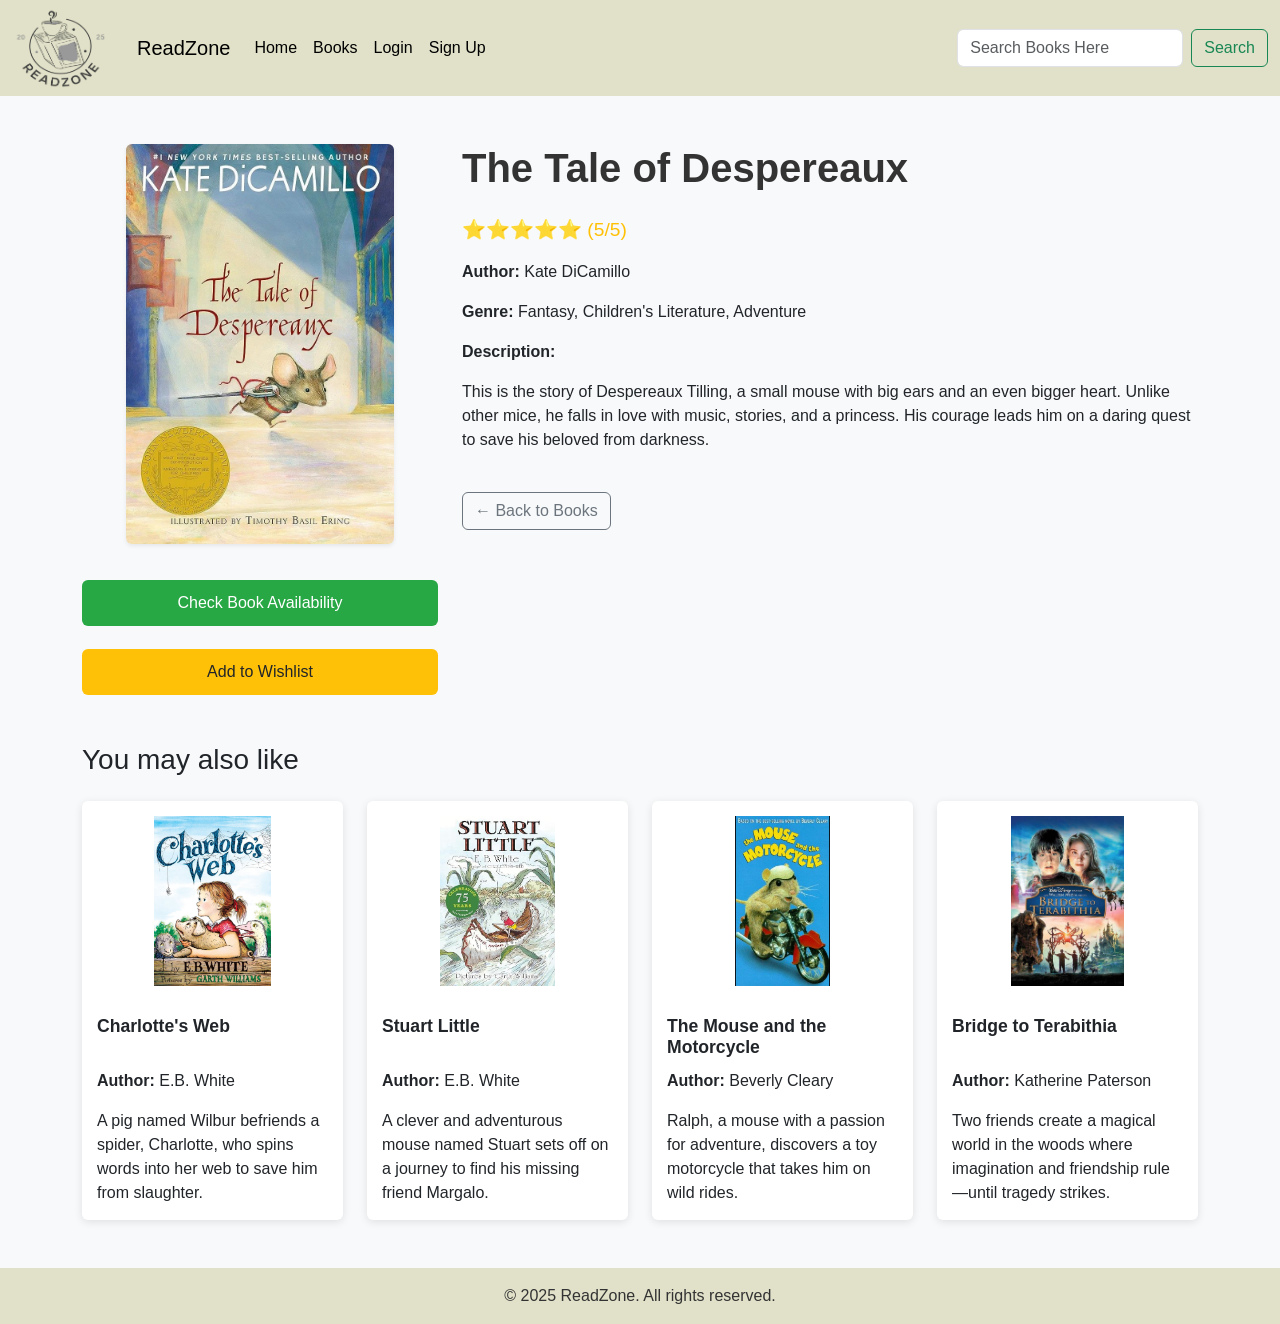
<file: book7.html>
<!DOCTYPE html>
<html lang="en">
<head>
  <meta charset="UTF-8" />
  <meta name="viewport" content="width=device-width, initial-scale=1" />
  <title>The Tale of Despereaux - Book Detail</title>
  <link href="https://cdn.jsdelivr.net/npm/bootstrap@5.3.0/dist/css/bootstrap.min.css" rel="stylesheet" />
  <style>
    .book-cover {
      max-height: 400px;
      object-fit: cover;
    }
    .card-img-top {
      height: 300px;
      object-fit: cover;
    }
    .card-title {
      min-height: 3rem;
    }
  </style>
  <link rel="stylesheet" href="styles/bookread.css">
</head>
<body>


  <nav class="navbar navbar-expand-lg">
    <div class="container-fluid">
      <img src="images/logo-removebg.png" style="width: 95px;height: 80px;" />
      <a class="navbar-brand" href="#" style="color: black;margin-left: 30px;">ReadZone</a>
      <button class="navbar-toggler" type="button" data-bs-toggle="collapse" data-bs-target="#navbarSupportedContent">
        <span class="navbar-toggler-icon"></span>
      </button>
      <div class="collapse navbar-collapse" id="navbarSupportedContent">
        <ul class="navbar-nav me-auto mb-2 mb-lg-0">
          <li class="nav-item"><a class="nav-link active" href="index.html" style="color: black;">Home</a></li>
          <li class="nav-item"><a class="nav-link active" href="login.html" style="color: black;">Books</a></li>
          <li class="nav-item"><a class="nav-link active" href="login.html" style="color: black;">Login</a></li>
          <li class="nav-item"><a class="nav-link active" href="signup.html" style="color: black;">Sign Up</a></li>
        </ul>
        <form class="d-flex" role="search">
          <input class="form-control me-2" type="search" placeholder="Search Books Here" aria-label="Search"/>
          <button class="btn btn-outline-success" type="submit">Search</button>
        </form>
      </div>
    </div>
  </nav>
 
  <div class="container my-5 book-detail-page">
    <div class="row">
      <div class="col-md-4 text-center">
        <img src="images/books/desp.jpg" alt="The Tale of Despereaux" class="img-fluid rounded shadow-sm book-cover" />
         <button class="btn btn-availability mt-3">Check Book Availability</button>
        <button class="btn btn-wishlist mt-2">Add to Wishlist</button>
      </div>
      <div class="col-md-8">
        <h2 class="book-title">The Tale of Despereaux</h2>
        <div class="rating">⭐⭐⭐⭐⭐ (5/5)</div>
        <p><strong>Author:</strong> Kate DiCamillo</p>
        <p><strong>Genre:</strong> Fantasy, Children's Literature, Adventure</p>

        <div class="book-description">
          <p><strong>Description:</strong></p>
          <p>This is the story of Despereaux Tilling, a small mouse with big ears and an even bigger heart. Unlike other mice, he falls in love with music, stories, and a princess. His courage leads him on a daring quest to save his beloved from darkness.</p>
        </div>

        <a href="books.html" class="btn btn-outline-secondary mt-4">← Back to Books</a>
      </div>
    </div>
  </div>

 
  <div class="container my-5">
    <h3 class="mb-4">You may also like</h3>
    <div class="row">

      <div class="col-md-3">
        <div class="card h-100">
          <img src="images/books/p6.jpg" class="card-img-top" alt="Charlotte's Web">
          <div class="card-body">
            <h5 class="card-title">Charlotte's Web</h5>
            <p class="card-text"><strong>Author:</strong> E.B. White</p>
            <p class="card-text">A pig named Wilbur befriends a spider, Charlotte, who spins words into her web to save him from slaughter.</p>
          </div>
        </div>
      </div>

      <div class="col-md-3">
        <div class="card h-100">
          <img src="images/books/p7.jpg" class="card-img-top" alt="Stuart Little">
          <div class="card-body">
            <h5 class="card-title">Stuart Little</h5>
            <p class="card-text"><strong>Author:</strong> E.B. White</p>
            <p class="card-text">A clever and adventurous mouse named Stuart sets off on a journey to find his missing friend Margalo.</p>
          </div>
        </div>
      </div>

      <div class="col-md-3">
        <div class="card h-100">
          <img src="images/books/p8.jpg" class="card-img-top" alt="The Mouse and the Motorcycle">
          <div class="card-body">
            <h5 class="card-title">The Mouse and the Motorcycle</h5>
            <p class="card-text"><strong>Author:</strong> Beverly Cleary</p>
            <p class="card-text">Ralph, a mouse with a passion for adventure, discovers a toy motorcycle that takes him on wild rides.</p>
          </div>
        </div>
      </div>

      <div class="col-md-3">
        <div class="card h-100">
          <img src="images/books/b1.jpg" class="card-img-top" alt="Bridge to Terabithia">
          <div class="card-body">
            <h5 class="card-title">Bridge to Terabithia</h5>
            <p class="card-text"><strong>Author:</strong> Katherine Paterson</p>
            <p class="card-text">Two friends create a magical world in the woods where imagination and friendship rule—until tragedy strikes.</p>
          </div>
        </div>
      </div>

    </div>
  </div>
 


  <footer class="footer mt-5">
    <div class="footer-bottom text-center py-3">
      <p class="mb-0">&copy; 2025 ReadZone. All rights reserved.</p>
    </div>
  </footer>

  <script src="https://cdn.jsdelivr.net/npm/bootstrap@5.3.0/dist/js/bootstrap.bundle.min.js"></script>
</body>
</html>
</file>
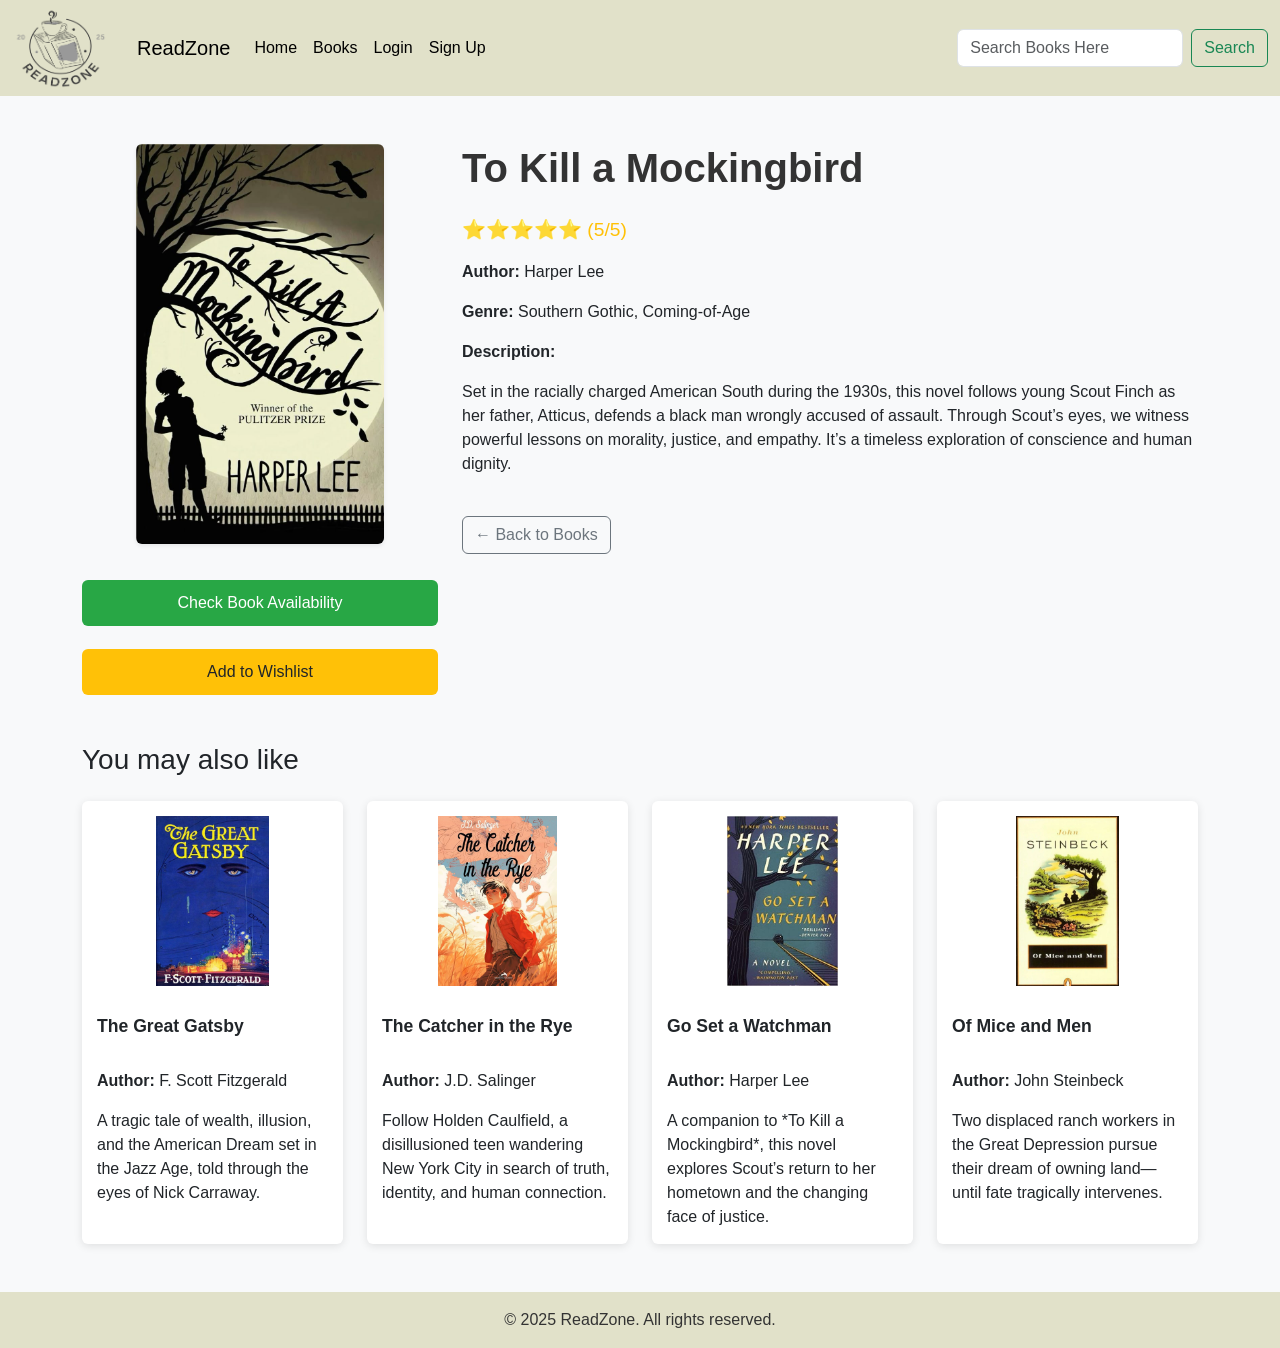
<file: book8.html>
<!DOCTYPE html>
<html lang="en">
<head>
  <meta charset="UTF-8" />
  <meta name="viewport" content="width=device-width, initial-scale=1" />
  <title>To Kill a Mockingbird - Book Detail</title>
  <link href="https://cdn.jsdelivr.net/npm/bootstrap@5.3.0/dist/css/bootstrap.min.css" rel="stylesheet" />
  <style>
    .book-cover {
      max-height: 400px;
      object-fit: cover;
    }
    .card-img-top {
      height: 300px;
      object-fit: cover;
    }
    .card-title {
      min-height: 3rem;
    }
  </style>
  <link rel="stylesheet" href="styles/bookread.css">
</head>
<body>

   
  <nav class="navbar navbar-expand-lg">
    <div class="container-fluid">
      <img src="images/logo-removebg.png" style="width: 95px;height: 80px;" />
      <a class="navbar-brand" href="#" style="color: black;margin-left: 30px;">ReadZone</a>
      <button class="navbar-toggler" type="button" data-bs-toggle="collapse" data-bs-target="#navbarSupportedContent">
        <span class="navbar-toggler-icon"></span>
      </button>
      <div class="collapse navbar-collapse" id="navbarSupportedContent">
        <ul class="navbar-nav me-auto mb-2 mb-lg-0">
          <li class="nav-item"><a class="nav-link active" href="index.html" style="color: black;">Home</a></li>
          <li class="nav-item"><a class="nav-link active" href="login.html" style="color: black;">Books</a></li>
          <li class="nav-item"><a class="nav-link active" href="login.html" style="color: black;">Login</a></li>
          <li class="nav-item"><a class="nav-link active" href="signup.html" style="color: black;">Sign Up</a></li>
        </ul>
        <form class="d-flex" role="search">
          <input class="form-control me-2" type="search" placeholder="Search Books Here" aria-label="Search"/>
          <button class="btn btn-outline-success" type="submit">Search</button>
        </form>
      </div>
    </div>
  </nav>


  <div class="container my-5 book-detail-page">
    <div class="row">
      <div class="col-md-4 text-center">
        <img src="images/books/tkmb.jpg" alt="To Kill a Mockingbird" class="img-fluid rounded shadow-sm book-cover" />
         <button class="btn btn-availability mt-3">Check Book Availability</button>
        <button class="btn btn-wishlist mt-2">Add to Wishlist</button>
      </div>
      <div class="col-md-8">
        <h2 class="book-title">To Kill a Mockingbird</h2>
         <div class="rating">⭐⭐⭐⭐⭐ (5/5)</div>
        <p><strong>Author:</strong> Harper Lee</p>
        <p><strong>Genre:</strong> Southern Gothic, Coming-of-Age</p>

        <div class="book-description">
          <p><strong>Description:</strong></p>
          <p>Set in the racially charged American South during the 1930s, this novel follows young Scout Finch as her father, Atticus, defends a black man wrongly accused of assault. Through Scout’s eyes, we witness powerful lessons on morality, justice, and empathy. It’s a timeless exploration of conscience and human dignity.</p>
        </div>

        <a href="books.html" class="btn btn-outline-secondary mt-4">← Back to Books</a>
      </div>
    </div>
  </div>

 
  <div class="container my-5">
    <h3 class="mb-4">You may also like</h3>
    <div class="row">

      <div class="col-md-3">
        <div class="card h-100">
          <img src="images/books/b2.jpg" class="card-img-top" alt="The Great Gatsby">
          <div class="card-body">
            <h5 class="card-title">The Great Gatsby</h5>
            <p class="card-text"><strong>Author:</strong> F. Scott Fitzgerald</p>
            <p class="card-text">A tragic tale of wealth, illusion, and the American Dream set in the Jazz Age, told through the eyes of Nick Carraway.</p>
          </div>
        </div>
      </div>

      <div class="col-md-3">
        <div class="card h-100">
          <img src="images/books/b3.jpg" class="card-img-top" alt="The Catcher in the Rye">
          <div class="card-body">
            <h5 class="card-title">The Catcher in the Rye</h5>
           
            <p class="card-text"><strong>Author:</strong> J.D. Salinger</p>
            <p class="card-text">Follow Holden Caulfield, a disillusioned teen wandering New York City in search of truth, identity, and human connection.</p>
          </div>
        </div>
      </div>

      <div class="col-md-3">
        <div class="card h-100">
          <img src="images/books/b4.jpg" class="card-img-top" alt="Go Set a Watchman">
          <div class="card-body">
            <h5 class="card-title">Go Set a Watchman</h5>
            <p class="card-text"><strong>Author:</strong> Harper Lee</p>
            <p class="card-text">A companion to *To Kill a Mockingbird*, this novel explores Scout’s return to her hometown and the changing face of justice.</p>
          </div>
        </div>
      </div>

      <div class="col-md-3">
        <div class="card h-100">
          <img src="images/books/b5.jpg" class="card-img-top" alt="Of Mice and Men">
          <div class="card-body">
            <h5 class="card-title">Of Mice and Men</h5>
            <p class="card-text"><strong>Author:</strong> John Steinbeck</p>
            <p class="card-text">Two displaced ranch workers in the Great Depression pursue their dream of owning land—until fate tragically intervenes.</p>
          </div>
        </div>
      </div>

    </div>
  </div>
  
  <footer class="footer mt-5">
    <div class="footer-bottom text-center py-3">
      <p class="mb-0">&copy; 2025 ReadZone. All rights reserved.</p>
    </div>
  </footer>

  <script src="https://cdn.jsdelivr.net/npm/bootstrap@5.3.0/dist/js/bootstrap.bundle.min.js"></script>
</body>
</html>
</file>
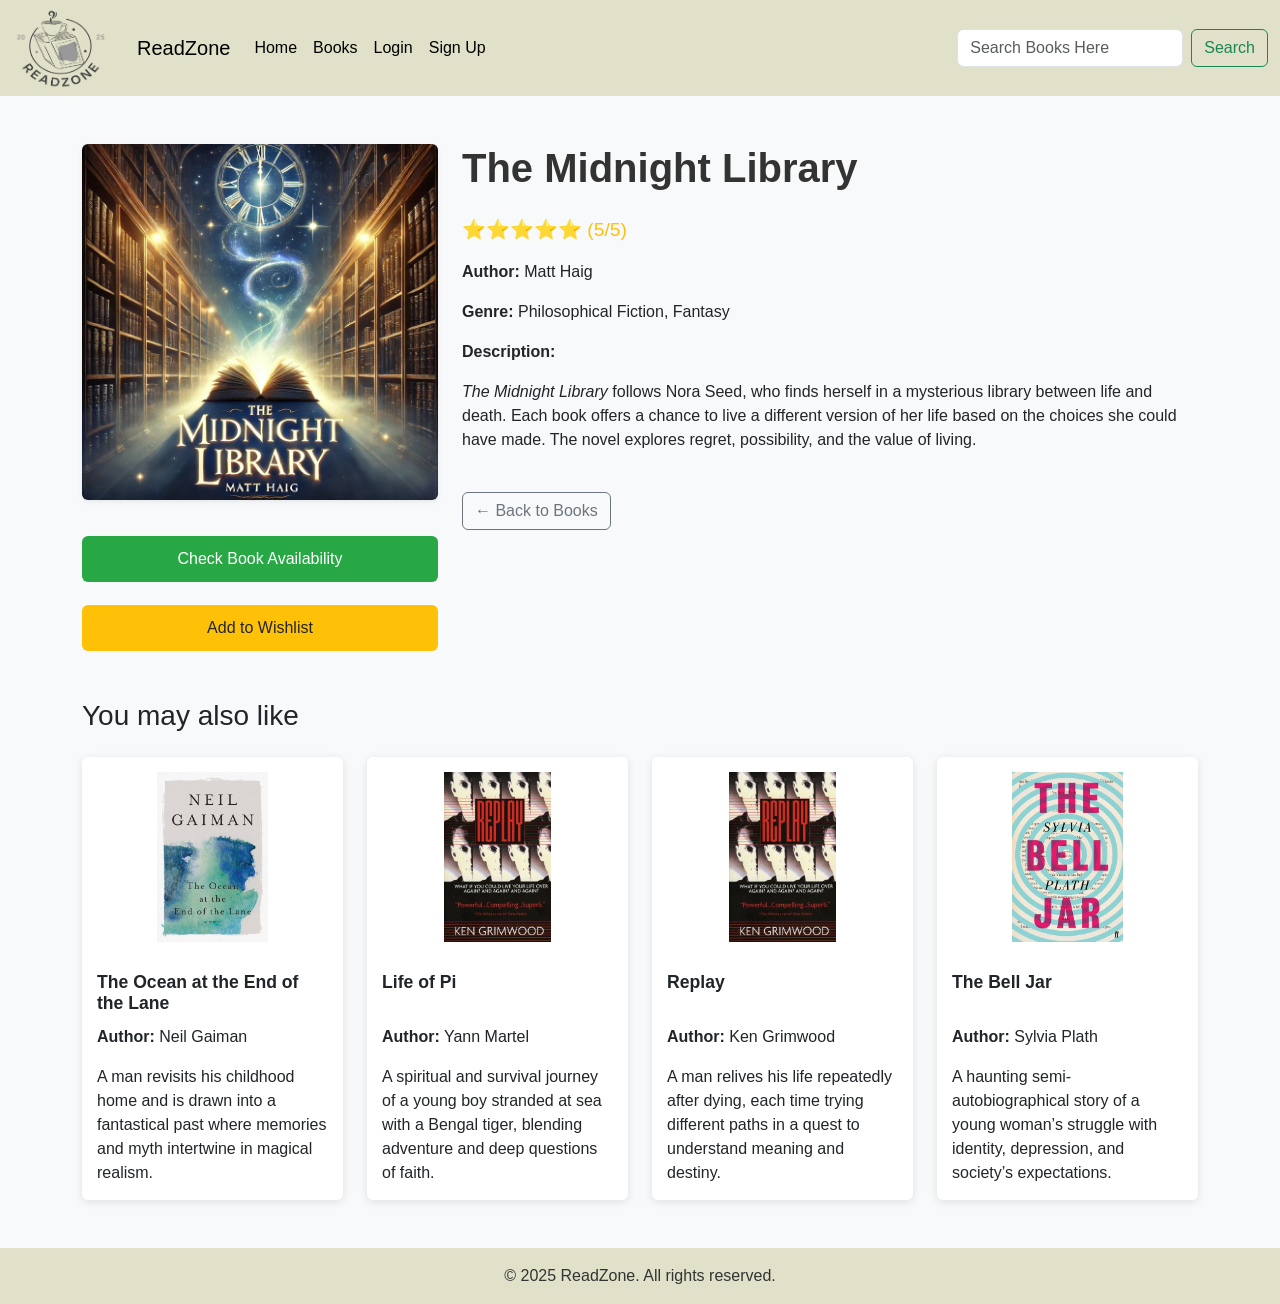
<file: book9.html>
<!DOCTYPE html>
<html lang="en">
<head>
  <meta charset="UTF-8" />
  <meta name="viewport" content="width=device-width, initial-scale=1" />
  <title>The Midnight Library - Book Detail</title>
  <link href="https://cdn.jsdelivr.net/npm/bootstrap@5.3.0/dist/css/bootstrap.min.css" rel="stylesheet" />
  <style>
    .book-cover {
      max-height: 400px;
      object-fit: cover;
    }
    .card-img-top {
      height: 300px;
      object-fit: cover;
    }
    .card-title {
      min-height: 3rem;
    }
  </style>
  <link rel="stylesheet" href="styles/bookread.css">
</head>
<body>


  <nav class="navbar navbar-expand-lg">
    <div class="container-fluid">
      <img src="images/logo-removebg.png" style="width: 95px;height: 80px;" />
      <a class="navbar-brand" href="#" style="color: black;margin-left: 30px;">ReadZone</a>
      <button class="navbar-toggler" type="button" data-bs-toggle="collapse" data-bs-target="#navbarSupportedContent">
        <span class="navbar-toggler-icon"></span>
      </button>
      <div class="collapse navbar-collapse" id="navbarSupportedContent">
        <ul class="navbar-nav me-auto mb-2 mb-lg-0">
          <li class="nav-item"><a class="nav-link active" href="index.html" style="color: black;">Home</a></li>
          <li class="nav-item"><a class="nav-link active" href="login.html" style="color: black;">Books</a></li>
          <li class="nav-item"><a class="nav-link active" href="login.html" style="color: black;">Login</a></li>
          <li class="nav-item"><a class="nav-link active" href="signup.html" style="color: black;">Sign Up</a></li>
        </ul>
        <form class="d-flex" role="search">
          <input class="form-control me-2" type="search" placeholder="Search Books Here" aria-label="Search"/>
          <button class="btn btn-outline-success" type="submit">Search</button>
        </form>
      </div>
    </div>
  </nav>

  
  <div class="container my-5 book-detail-page">
    <div class="row">
      <div class="col-md-4 text-center">
        <img src="images/books/ml.jpg" alt="The Midnight Library" class="img-fluid rounded shadow-sm book-cover" />
         <button class="btn btn-availability mt-3">Check Book Availability</button>
        <button class="btn btn-wishlist mt-2">Add to Wishlist</button>
      </div>
      <div class="col-md-8">
        <h2 class="book-title">The Midnight Library</h2>
        <div class="rating">⭐⭐⭐⭐⭐ (5/5)</div>
        <p><strong>Author:</strong> Matt Haig</p>
        <p><strong>Genre:</strong> Philosophical Fiction, Fantasy</p>

        <div class="book-description">
          <p><strong>Description:</strong></p>
          <p><em>The Midnight Library</em> follows Nora Seed, who finds herself in a mysterious library between life and death. Each book offers a chance to live a different version of her life based on the choices she could have made. The novel explores regret, possibility, and the value of living.</p>
        </div>

        <a href="books.html" class="btn btn-outline-secondary mt-4">← Back to Books</a>
      </div>
    </div>
  </div>

  
  <div class="container my-5">
    <h3 class="mb-4">You may also like</h3>
    <div class="row">

      <div class="col-md-3">
        <div class="card h-100">
          <img src="images/books/c1.jpg" class="card-img-top" alt="The Ocean at the End of the Lane">
          <div class="card-body">
            <h5 class="card-title">The Ocean at the End of the Lane</h5>
            <p class="card-text"><strong>Author:</strong> Neil Gaiman</p>
            <p class="card-text">A man revisits his childhood home and is drawn into a fantastical past where memories and myth intertwine in magical realism.</p>
          </div>
        </div>
      </div>

      <div class="col-md-3">
        <div class="card h-100">
          <img src="images/books/c2.jpg" class="card-img-top" alt="Life of Pi">
          <div class="card-body">
            <h5 class="card-title">Life of Pi</h5>
            <p class="card-text"><strong>Author:</strong> Yann Martel</p>
            <p class="card-text">A spiritual and survival journey of a young boy stranded at sea with a Bengal tiger, blending adventure and deep questions of faith.</p>
          </div>
        </div>
      </div>

      <div class="col-md-3">
        <div class="card h-100">
          <img src="images/books/c2.jpg" class="card-img-top" alt="Replay">
          <div class="card-body">
            <h5 class="card-title">Replay</h5>
            <p class="card-text"><strong>Author:</strong> Ken Grimwood</p>
            <p class="card-text">A man relives his life repeatedly after dying, each time trying different paths in a quest to understand meaning and destiny.</p>
          </div>
        </div>
      </div>

      <div class="col-md-3">
        <div class="card h-100">
          <img src="images/books/c4.jpg" class="card-img-top" alt="The Bell Jar">
          <div class="card-body">
            <h5 class="card-title">The Bell Jar</h5>
            <p class="card-text"><strong>Author:</strong> Sylvia Plath</p>
            <p class="card-text">A haunting semi-autobiographical story of a young woman’s struggle with identity, depression, and society’s expectations.</p>
          </div>
        </div>
      </div>

    </div>
  </div>

  <footer class="footer mt-5">
    <div class="footer-bottom text-center py-3">
      <p class="mb-0">&copy; 2025 ReadZone. All rights reserved.</p>
    </div>
  </footer>

  <script src="https://cdn.jsdelivr.net/npm/bootstrap@5.3.0/dist/js/bootstrap.bundle.min.js"></script>
</body>
</html>
</file>
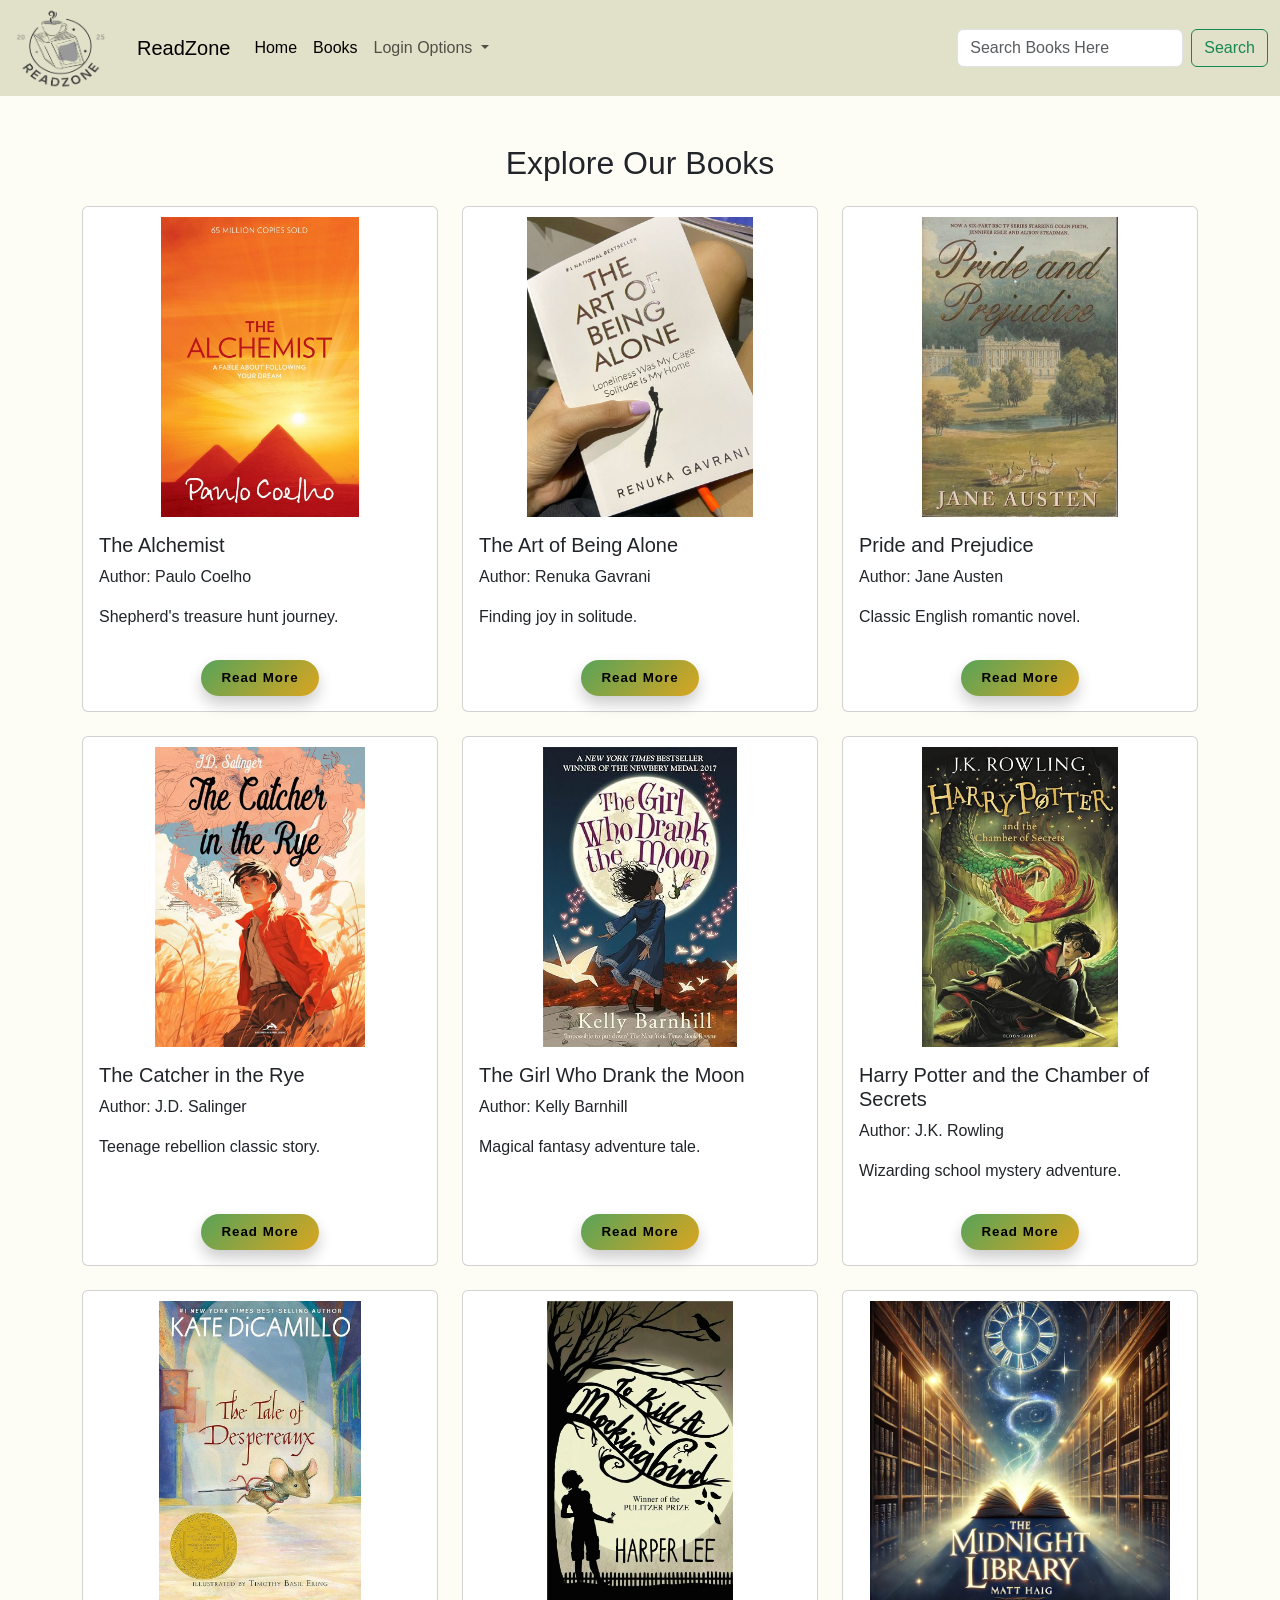
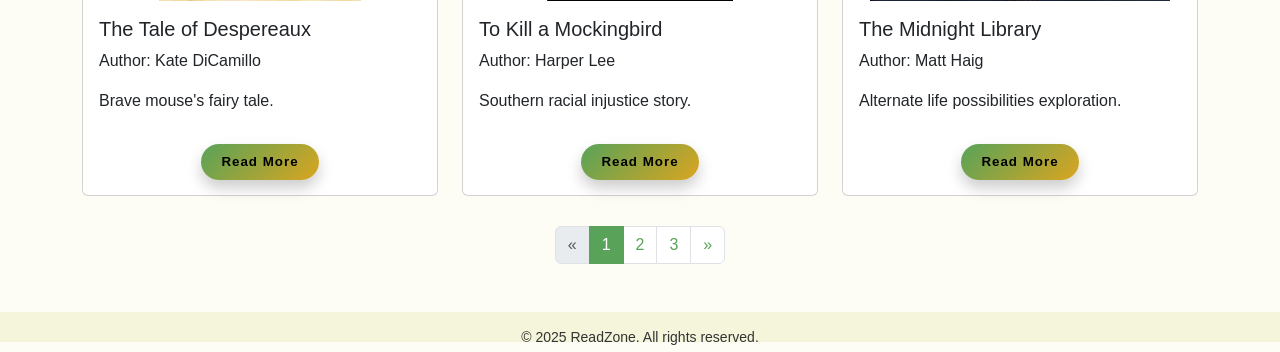
<file: books.html>
<!DOCTYPE html>
<html lang="en">
<head>
  <meta charset="UTF-8" />
  <meta name="viewport" content="width=device-width, initial-scale=1.0"/>
  <title>Books</title>
  <link href="https://cdn.jsdelivr.net/npm/bootstrap@5.3.7/dist/css/bootstrap.min.css" rel="stylesheet" crossorigin="anonymous">
  <link rel="stylesheet" href="styles/books.css">
</head>

<body>
  
  <nav class="navbar navbar-expand-lg" style="background-color:rgb(225, 225, 201);">
    <div class="container-fluid">
      <img src="images/logo-removebg.png" style="width: 95px;height: 80px;" />
      <a class="navbar-brand" href="#" style="color: black;margin-left: 30px;">ReadZone</a>
      <button class="navbar-toggler" type="button" data-bs-toggle="collapse" data-bs-target="#navbarSupportedContent">
        <span class="navbar-toggler-icon"></span>
      </button>
      <div class="collapse navbar-collapse" id="navbarSupportedContent">
        <ul class="navbar-nav me-auto mb-2 mb-lg-0">
          <li class="nav-item"><a class="nav-link active" href="index.html" style="color: black;">Home</a></li>
          <li class="nav-item"><a class="nav-link active" href="login.html" style="color: black;">Books</a></li>
           <li class="nav-item dropdown">
          <a class="nav-link dropdown-toggle" href="#" role="button" data-bs-toggle="dropdown" aria-expanded="false">
            Login Options
          </a>
          <ul class="dropdown-menu">
            <li><a class="dropdown-item" href="login.html">Login</a></li>
            <li><a class="dropdown-item" href="signup.html">Sign Up</a></li>
            <li><hr class="dropdown-divider"></li>
            <li><a class="dropdown-item" href="#">Log Out</a></li>
          </ul>
        </li>
         
        </ul>
        <form class="d-flex" role="search">
          <input class="form-control me-2" type="search" placeholder="Search Books Here" aria-label="Search"/>
          <button class="btn btn-outline-success" type="submit">Search</button>
        </form>
      </div>
    </div>
  </nav>

  
  <div class="container my-5">
    <h2 class="text-center mb-4">Explore Our Books</h2>
    <div class="row row-cols-1 row-cols-md-3 g-4">

      
      <div class="col">
        <div class="card book-card h-100">
          <img src="images/books/alchemist.jpg" class="card-img-top" alt="The Alchemist">
          <div class="card-body book-card-body">
            <h5 class="card-title">The Alchemist</h5>
            <p class="card-text">Author: Paulo Coelho</p>
            <p class="card-text">Shepherd's treasure hunt journey.</p>
          </div>
          <div class="book-card-footer">
            <a href="book1.html" class="floating-btn">Read More</a>
          </div>
        </div>
      </div>

      
      <div class="col">
        <div class="card book-card h-100">
          <img src="images/books/aoba.jpg" class="card-img-top" alt="The Art of Being Alone">
          <div class="card-body book-card-body">
            <h5 class="card-title">The Art of Being Alone</h5>
            <p class="card-text">Author: Renuka Gavrani</p>
            <p class="card-text">Finding joy in solitude.</p>
          </div>
          <div class="book-card-footer">
            <a href="book2.html" class="floating-btn">Read More</a>
          </div>
        </div>
      </div>

      
      <div class="col">
        <div class="card book-card h-100">
          <img src="images/books/book2.jpg" class="card-img-top" alt="Pride and Prejudice">
          <div class="card-body book-card-body">
            <h5 class="card-title">Pride and Prejudice</h5>
            <p class="card-text">Author: Jane Austen</p>
            <p class="card-text">Classic English romantic novel.</p>
          </div>
          <div class="book-card-footer">
            <a href="book3.html" class="floating-btn">Read More</a>
          </div>
        </div>
      </div>

      
      <div class="col">
        <div class="card book-card h-100">
          <img src="images/books/cir.jpg" class="card-img-top" alt="The Catcher in the Rye">
          <div class="card-body book-card-body">
            <h5 class="card-title">The Catcher in the Rye</h5>
            <p class="card-text">Author: J.D. Salinger</p>
            <p class="card-text">Teenage rebellion classic story.</p>
          </div>
          <div class="book-card-footer">
            <a href="book4.html" class="floating-btn">Read More</a>
          </div>
        </div>
      </div>

      
      <div class="col">
        <div class="card book-card h-100">
          <img src="images/books/gwdm.jpg" class="card-img-top" alt="The Girl Who Drank the Moon">
          <div class="card-body book-card-body">
            <h5 class="card-title">The Girl Who Drank the Moon</h5>
            <p class="card-text">Author: Kelly Barnhill</p>
            <p class="card-text">Magical fantasy adventure tale.</p>
          </div>
          <div class="book-card-footer">
            <a href="book5.html" class="floating-btn">Read More</a>
          </div>
        </div>
      </div>

      
      <div class="col">
        <div class="card book-card h-100">
          <img src="images/books/hpc.jpg" class="card-img-top" alt="Harry Potter and the Chamber of Secrets">
          <div class="card-body book-card-body">
            <h5 class="card-title">Harry Potter and the Chamber of Secrets</h5>
            <p class="card-text">Author: J.K. Rowling</p>
            <p class="card-text">Wizarding school mystery adventure.</p>
          </div>
          <div class="book-card-footer">
            <a href="book6.html" class="floating-btn">Read More</a>
          </div>
        </div>
      </div>

      
      <div class="col">
        <div class="card book-card h-100">
          <img src="images/books/desp.jpg" class="card-img-top" alt="The Tale of Despereaux">
          <div class="card-body book-card-body">
            <h5 class="card-title">The Tale of Despereaux</h5>
            <p class="card-text">Author: Kate DiCamillo</p>
            <p class="card-text">Brave mouse's fairy tale.</p>
          </div>
          <div class="book-card-footer">
            <a href="book7.html" class="floating-btn">Read More</a>
          </div>
        </div>
      </div>

     
      <div class="col">
        <div class="card book-card h-100">
          <img src="images/books/tkmb.jpg" class="card-img-top" alt="To Kill a Mockingbird">
          <div class="card-body book-card-body">
            <h5 class="card-title">To Kill a Mockingbird</h5>
            <p class="card-text">Author: Harper Lee</p>
            <p class="card-text">Southern racial injustice story.</p>
          </div>
          <div class="book-card-footer">
            <a href="book8.html" class="floating-btn">Read More</a>
          </div>
        </div>
      </div>

      
      <div class="col">
        <div class="card book-card h-100">
          <img src="images/books/ml.jpg" class="card-img-top" alt="The Midnight Library">
          <div class="card-body book-card-body">
            <h5 class="card-title">The Midnight Library</h5>
            <p class="card-text">Author: Matt Haig</p>
            <p class="card-text">Alternate life possibilities exploration.</p>
          </div>
          <div class="book-card-footer">
            <a href="book9.html" class="floating-btn">Read More</a>
          </div>
        </div>
      </div>
    </div>

   
    <nav aria-label="Page navigation">
      <ul class="pagination">
        <li class="page-item disabled">
          <a class="page-link" href="#" aria-label="Previous">
            <span aria-hidden="true">&laquo;</span>
          </a>
        </li>
        <li class="page-item active"><a class="page-link" href="#">1</a></li>
        <li class="page-item"><a class="page-link" href="#">2</a></li>
        <li class="page-item"><a class="page-link" href="#">3</a></li>
        <li class="page-item">
          <a class="page-link" href="#" aria-label="Next">
            <span aria-hidden="true">&raquo;</span>
          </a>
        </li>
      </ul>
    </nav>
  </div>

  
  <footer class="footer mt-5">
    <div class="footer-wrapper"></div>
    <div class="footer-bottom">
      <p>&copy; 2025 ReadZone. All rights reserved.</p>
    </div>
  </footer>

  
  <script src="https://cdn.jsdelivr.net/npm/bootstrap@5.3.7/dist/js/bootstrap.bundle.min.js" crossorigin="anonymous"></script>
</body>
</html>
</file>
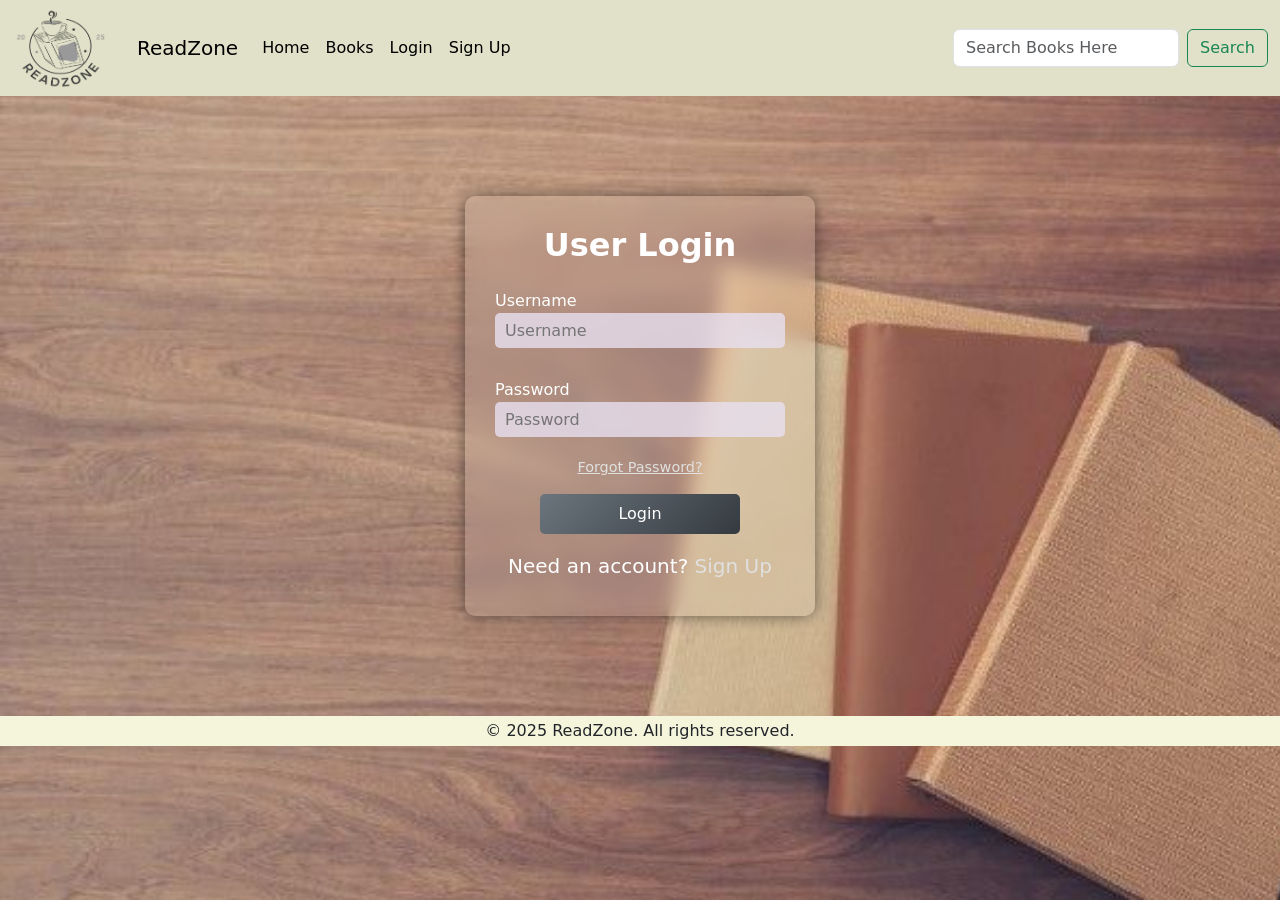
<file: login.html>
<!DOCTYPE html>
<html lang="en">
<head>
    <meta charset="UTF-8">
    <meta name="viewport" content="width=device-width, initial-scale=1.0">
    <title>Login</title>
    <link href="https://cdn.jsdelivr.net/npm/bootstrap@5.3.7/dist/css/bootstrap.min.css" rel="stylesheet" crossorigin="anonymous">
    <link rel="stylesheet" href="styles/login.css">
    <style>
        .error-message {
            color: #dc3545;
            font-size: 12px;
            display: block;
            margin-top: 3px;
        }
        input.error {
            border-color: #dc3545;
        }
        input.success {
            border-color: #28a745;
        }
        .form-group {
            margin-bottom: 15px;
        }
    </style>
</head>

<body>
    <nav class="navbar navbar-expand-lg">
        <div class="container-fluid">
            <img src="images/logo-removebg.png" style="width: 95px;height: 80px;">
            <a class="navbar-brand" href="#" style="color: black;margin-left: 30px;">ReadZone</a>
            <button class="navbar-toggler" type="button" data-bs-toggle="collapse" data-bs-target="#navbarSupportedContent">
                <span class="navbar-toggler-icon"></span>
            </button>
            <div class="collapse navbar-collapse" id="navbarSupportedContent">
                <ul class="navbar-nav me-auto mb-2 mb-lg-0">
                    <li class="nav-item">
                        <a class="nav-link active" href="index.html" style="color: black;">Home</a>
                    </li>
                    <li class="nav-item">
                        <a class="nav-link active" href="books.html" style="color: black;">Books</a>
                    </li>
                    <li class="nav-item">
                        <a class="nav-link active" href="login.html" style="color: black;">Login</a>
                    </li>
                    <li class="nav-item">
                        <a class="nav-link active" href="signup.html">Sign Up</a>
                    </li>
                </ul>
                <form class="d-flex" role="search">
                    <input class="form-control me-2" type="search" placeholder="Search Books Here">
                    <button class="btn btn-outline-success" type="submit">Search</button>
                </form>
            </div>
        </div>
    </nav>

    <section class="login">
        <form id="loginForm">
            <h2 class="text-center">User Login</h2>
            
            <div class="form-group">
                <label for="username">Username</label>
                <input type="text" id="username" name="username" placeholder="Username" required>
                <span class="error-message" id="username-error"></span>
            </div>
            
            <div class="form-group">
                <label for="password">Password</label>
                <input type="password" id="password" name="password" placeholder="Password" required>
                <span class="error-message" id="password-error"></span>
            </div>
            
            <a href="forgot-password.html" class="forgot-password">Forgot Password?</a>
            
            <button type="submit" class="login-btn">Login</button>
            
            <div class="signup-link">
                <h5>Need an account? <a href="signup.html">Sign Up</a></h5>
            </div>
        </form>
    </section>

    <footer class="footer">
        <div class="footer-bottom">
            <p>&copy; 2025 ReadZone. All rights reserved.</p>
        </div>
    </footer>

    <script src="https://cdn.jsdelivr.net/npm/bootstrap@5.3.7/dist/js/bootstrap.bundle.min.js" crossorigin="anonymous"></script>
    
    <script>
        document.addEventListener('DOMContentLoaded', function() {
            const form = document.getElementById('loginForm');
            const username = document.getElementById('username');
            const password = document.getElementById('password');
            const usernameError = document.getElementById('username-error');
            const passwordError = document.getElementById('password-error');
            
            // Username/Email validation
            function validateUsernameOrEmail(value) {
                if (value.length < 3) {
                    return { isValid: false, message: 'Username must be at least 3 characters' };
                }
                
                // If it looks like an email, validate as email
                if (value.includes('@')) {
                    const emailRegex = /^[^\s@]+@[^\s@]+\.[^\s@]+$/;
                    if (!emailRegex.test(value)) {
                        return { isValid: false, message: 'Please enter a valid email address' };
                    }
                }
                
                return { isValid: true, message: '' };
            }
            
            // Password validation
            function validatePassword(pass) {
                if (pass.length === 0) {
                    return { isValid: false, message: 'Password is required' };
                }
                
                if (pass.length < 8) {
                    return { isValid: false, message: 'Password must be at least 8 characters' };
                }
                
                return { isValid: true, message: '' };
            }
            
            // Real-time validation
            username.addEventListener('blur', function() {
                if (this.value) {
                    const validation = validateUsernameOrEmail(this.value);
                    usernameError.textContent = validation.message;
                    if (!validation.isValid) {
                        this.classList.add('error');
                        this.classList.remove('success');
                    } else {
                        this.classList.remove('error');
                        this.classList.add('success');
                    }
                }
            });
            
            password.addEventListener('blur', function() {
                if (this.value) {
                    const validation = validatePassword(this.value);
                    passwordError.textContent = validation.message;
                    if (!validation.isValid) {
                        this.classList.add('error');
                        this.classList.remove('success');
                    } else {
                        this.classList.remove('error');
                        this.classList.add('success');
                    }
                }
            });
            
            // Clear errors on input
            username.addEventListener('input', function() {
                if (usernameError.textContent && this.value.length >= 3) {
                    usernameError.textContent = '';
                    this.classList.remove('error');
                }
            });
            
            password.addEventListener('input', function() {
                if (passwordError.textContent && this.value.length >= 8) {
                    passwordError.textContent = '';
                    this.classList.remove('error');
                }
            });
            
            // Form submission - NO POST REQUEST
            form.addEventListener('submit', function(e) {
                e.preventDefault(); // Prevent default form submission
                
                let isValid = true;
                
                // Validate username/email
                const usernameValidation = validateUsernameOrEmail(username.value);
                if (!usernameValidation.isValid) {
                    usernameError.textContent = usernameValidation.message;
                    username.classList.add('error');
                    isValid = false;
                } else {
                    usernameError.textContent = '';
                    username.classList.remove('error');
                }
                
                // Validate password
                const passwordValidation = validatePassword(password.value);
                if (!passwordValidation.isValid) {
                    passwordError.textContent = passwordValidation.message;
                    password.classList.add('error');
                    isValid = false;
                } else {
                    passwordError.textContent = '';
                    password.classList.remove('error');
                }
                
                if (isValid) {
                    // Store login state in sessionStorage (optional)
                    sessionStorage.setItem('isLoggedIn', 'true');
                    sessionStorage.setItem('username', username.value);
                    
                    // Redirect to books page using JavaScript
                    window.location.href = 'books.html';
                } else {
                    // Show error message
                    alert('Please fix the errors in the form');
                }
            });
        });
    </script>
</body>
</html>
</file>
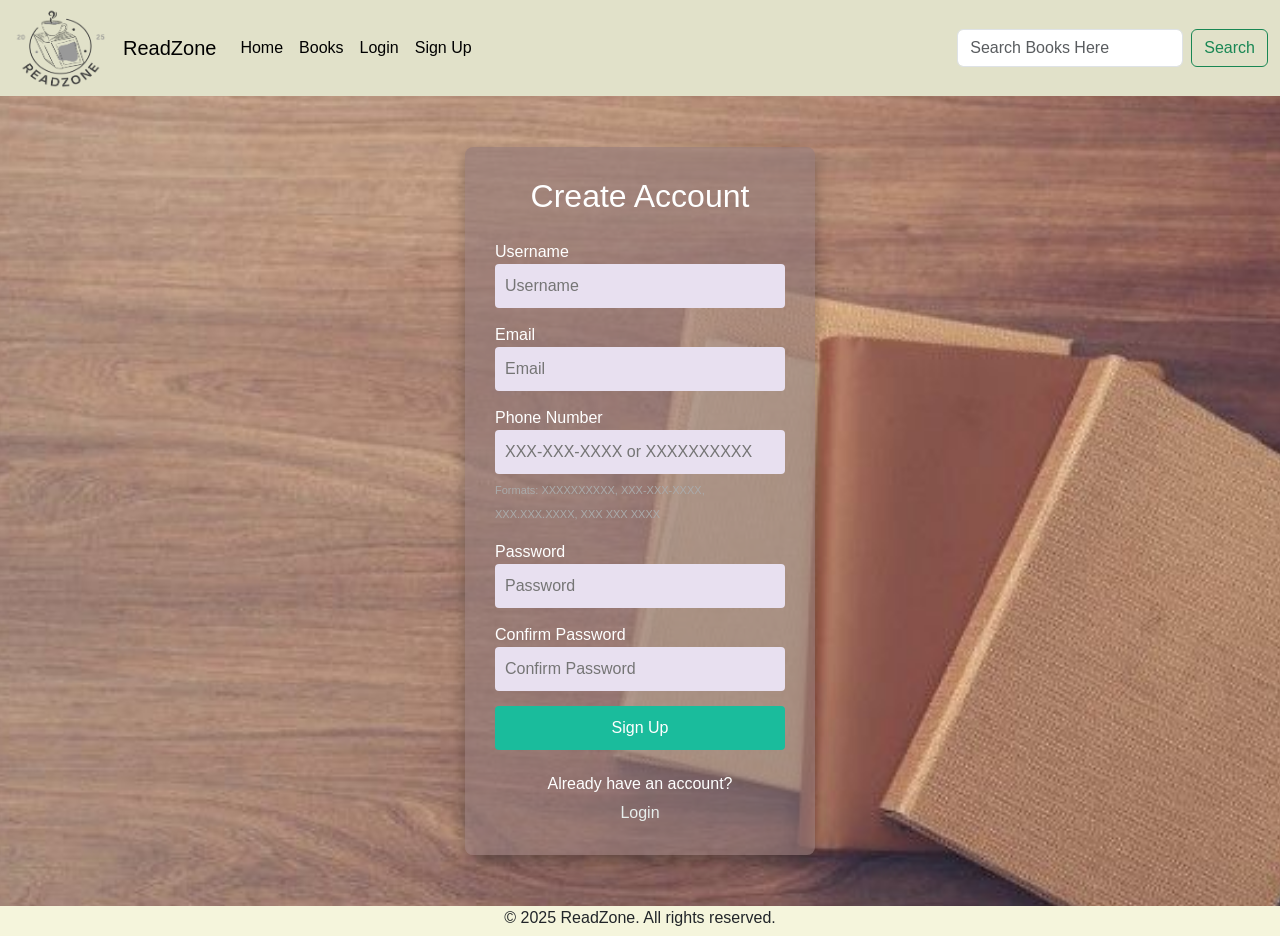
<file: signup.html>
<!DOCTYPE html>
<html lang="en">
<head>
  <meta charset="UTF-8" />
  <meta name="viewport" content="width=device-width, initial-scale=1.0"/>
  <title>Sign Up</title>
  <link href="https://cdn.jsdelivr.net/npm/bootstrap@5.3.7/dist/css/bootstrap.min.css" rel="stylesheet">
  <link rel="stylesheet" href="styles/signup.css" />
  <style>
    .error-message {
      color: #dc3545;
      font-size: 12px;
      display: block;
      margin-top: 3px;
    }
    #password-strength {
      margin-top: 5px;
      padding: 8px;
      border-radius: 4px;
      font-size: 12px;
      text-align: center;
      display: none;
      font-weight: bold;
    }
    .form-group {
      margin-bottom: 15px;
    }
    input.error {
      border-color: #dc3545;
    }
    input.success {
      border-color: #28a745;
    }
  </style>
</head>
<body>
  
  <nav class="navbar navbar-expand-lg" style="background-color: rgb(225, 225, 201);">
    <div class="container-fluid">
      <img src="images/logo-removebg.png" style="width: 95px;height: 80px;">
      <a class="navbar-brand ms-3" href="#" style="color: black;">ReadZone</a>
      <button class="navbar-toggler" type="button" data-bs-toggle="collapse" data-bs-target="#navbarSupportedContent">
        <span class="navbar-toggler-icon"></span>
      </button>
      <div class="collapse navbar-collapse" id="navbarSupportedContent">
        <ul class="navbar-nav me-auto mb-2 mb-lg-0">
          <li class="nav-item"><a class="nav-link active" href="index.html" style="color: black;">Home</a></li>
          <li class="nav-item"><a class="nav-link active" href="login.html" style="color: black;">Books</a></li>
          <li class="nav-item"><a class="nav-link active" href="login.html" style="color: black;">Login</a></li>
          <li class="nav-item"><a class="nav-link active" href="#">Sign Up</a></li>
        </ul>
        <form class="d-flex" role="search">
          <input class="form-control me-2" type="search" placeholder="Search Books Here"/>
          <button class="btn btn-outline-success" type="submit">Search</button>
        </form>
      </div>
    </div>
  </nav>

  <div class="d-flex justify-content-center align-items-center form-container">
    <div class="signup text-white">
      <form id="signupForm">
        <h2 class="text-center mb-4">Create Account</h2>

        <div class="form-group">
          <label for="username">Username</label>
          <input type="text" id="username" name="username" placeholder="Username" required>
          <span class="error-message" id="username-error"></span>
        </div>

        <div class="form-group">
          <label for="email">Email</label>
          <input type="email" id="email" name="email" placeholder="Email" required>
          <span class="error-message" id="email-error"></span>
        </div>

        <div class="form-group">
          <label for="phone">Phone Number</label>
          <input type="text" id="phone" name="phone" placeholder="XXX-XXX-XXXX or XXXXXXXXXX" required>
          <span class="error-message" id="phone-error"></span>
          <small style="color: #aaa; font-size: 11px;">Formats: XXXXXXXXXX, XXX-XXX-XXXX, XXX.XXX.XXXX, XXX XXX XXXX</small>
        </div>

        <div class="form-group">
          <label for="password">Password</label>
          <input type="password" id="password" name="password" placeholder="Password" required>
          <div id="password-strength"></div>
          <span class="error-message" id="password-error"></span>
        </div>

        <div class="form-group">
          <label for="confirm_password">Confirm Password</label>
          <input type="password" id="confirm_password" name="confirm_password" placeholder="Confirm Password" required>
          <span class="error-message" id="confirm-password-error"></span>
        </div>

        <input type="submit" value="Sign Up" id="submit" class="w-100"><br><br>

        <div class="text-center">
          <h6>Already have an account?</h6>
          <a href="login.html">Login</a>
        </div>
      </form>
    </div>
  </div>

  <footer class="footer">
    <div class="footer-bottom">
      <p>&copy; 2025 ReadZone. All rights reserved.</p>
    </div>
  </footer>

  <script src="https://cdn.jsdelivr.net/npm/bootstrap@5.3.7/dist/js/bootstrap.bundle.min.js"></script>
  
  <script>
    document.addEventListener('DOMContentLoaded', function() {
        const form = document.getElementById('signupForm');
        const username = document.getElementById('username');
        const email = document.getElementById('email');
        const phone = document.getElementById('phone');
        const password = document.getElementById('password');
        const confirmPassword = document.getElementById('confirm_password');
        
        const usernameError = document.getElementById('username-error');
        const emailError = document.getElementById('email-error');
        const phoneError = document.getElementById('phone-error');
        const passwordError = document.getElementById('password-error');
        const confirmPasswordError = document.getElementById('confirm-password-error');
        const strengthIndicator = document.getElementById('password-strength');
        
        // Email validation
        function validateEmail(email) {
            const emailRegex = /^[^\s@]+@[^\s@]+\.[^\s@]+$/;
            return emailRegex.test(email);
        }
        
        // Phone number validation
        function validatePhone(phoneNum) {
            // Remove all non-digit characters for validation
            const digitsOnly = phoneNum.replace(/\D/g, '');
            
            // Check if exactly 10 digits
            if (digitsOnly.length !== 10) {
                return { isValid: false, message: 'Phone number must contain exactly 10 digits' };
            }
            
            // Check valid formats
            const formats = [
                /^\d{10}$/,                    // XXXXXXXXXX
                /^\d{3}-\d{3}-\d{4}$/,         // XXX-XXX-XXXX
                /^\d{3}\.\d{3}\.\d{4}$/,       // XXX.XXX.XXXX
                /^\d{3}\s\d{3}\s\d{4}$/        // XXX XXX XXXX
            ];
            
            const isValidFormat = formats.some(format => format.test(phoneNum));
            
            if (!isValidFormat) {
                return { isValid: false, message: 'Invalid format. Use: XXXXXXXXXX, XXX-XXX-XXXX, XXX.XXX.XXXX, or XXX XXX XXXX' };
            }
            
            return { isValid: true, message: '' };
        }
        
        // Password validation
        function validatePassword(pass) {
            const minLength = pass.length >= 8;
            const hasUpperCase = /[A-Z]/.test(pass);
            const hasLowerCase = /[a-z]/.test(pass);
            const hasNumber = /[0-9]/.test(pass);
            
            return {
                isValid: minLength && hasUpperCase && hasLowerCase && hasNumber,
                minLength,
                hasUpperCase,
                hasLowerCase,
                hasNumber
            };
        }
        
        // Password strength checker
        function checkPasswordStrength(pass) {
            let strength = 0;
            
            if (pass.length >= 8) strength++;
            if (pass.length >= 12) strength++;
            if (/[a-z]/.test(pass)) strength++;
            if (/[A-Z]/.test(pass)) strength++;
            if (/[0-9]/.test(pass)) strength++;
            if (/[^a-zA-Z0-9]/.test(pass)) strength++;
            
            if (strength <= 2) {
                return { level: 'Poor', color: '#dc3545', bgColor: '#f8d7da' };
            } else if (strength <= 4) {
                return { level: 'Medium', color: '#fd7e14', bgColor: '#fff3cd' };
            } else {
                return { level: 'Strong', color: '#28a745', bgColor: '#d4edda' };
            }
        }
        
        // Real-time password validation
        password.addEventListener('input', function() {
            const pass = this.value;
            const validation = validatePassword(pass);
            
            if (pass.length === 0) {
                passwordError.textContent = '';
                strengthIndicator.style.display = 'none';
                this.classList.remove('error', 'success');
                return;
            }
            
            strengthIndicator.style.display = 'block';
            const strength = checkPasswordStrength(pass);
            strengthIndicator.textContent = `Password Strength: ${strength.level}`;
            strengthIndicator.style.backgroundColor = strength.bgColor;
            strengthIndicator.style.color = strength.color;
            
            if (!validation.isValid) {
                let errors = [];
                if (!validation.minLength) errors.push('at least 8 characters');
                if (!validation.hasUpperCase) errors.push('one uppercase letter');
                if (!validation.hasLowerCase) errors.push('one lowercase letter');
                if (!validation.hasNumber) errors.push('one number');
                
                passwordError.textContent = `Must contain ${errors.join(', ')}`;
                this.classList.add('error');
                this.classList.remove('success');
            } else {
                passwordError.textContent = '';
                this.classList.remove('error');
                this.classList.add('success');
            }
        });
        
        // Email validation on blur
        email.addEventListener('blur', function() {
            if (this.value && !validateEmail(this.value)) {
                emailError.textContent = 'Please enter a valid email address';
                this.classList.add('error');
            } else {
                emailError.textContent = '';
                this.classList.remove('error');
                if (this.value) this.classList.add('success');
            }
        });
        
        // Phone validation on input
        phone.addEventListener('input', function() {
            // Only allow numbers, dots, dashes, and spaces
            this.value = this.value.replace(/[^\d.\-\s]/g, '');
            
            if (this.value.length > 0) {
                const validation = validatePhone(this.value);
                if (!validation.isValid) {
                    phoneError.textContent = validation.message;
                    this.classList.add('error');
                    this.classList.remove('success');
                } else {
                    phoneError.textContent = '';
                    this.classList.remove('error');
                    this.classList.add('success');
                }
            } else {
                phoneError.textContent = '';
                this.classList.remove('error', 'success');
            }
        });
        
        // Username validation
        username.addEventListener('blur', function() {
            if (this.value.length < 3) {
                usernameError.textContent = 'Username must be at least 3 characters';
                this.classList.add('error');
            } else {
                usernameError.textContent = '';
                this.classList.remove('error');
                this.classList.add('success');
            }
        });
        
        // Confirm password validation
        confirmPassword.addEventListener('input', function() {
            if (this.value !== password.value) {
                confirmPasswordError.textContent = 'Passwords do not match';
                this.classList.add('error');
                this.classList.remove('success');
            } else {
                confirmPasswordError.textContent = '';
                this.classList.remove('error');
                if (this.value) this.classList.add('success');
            }
        });
        
        // Form submission
        form.addEventListener('submit', function(e) {
            e.preventDefault();
            
            let isValid = true;
            
            // Validate username
            if (username.value.length < 3) {
                usernameError.textContent = 'Username must be at least 3 characters';
                username.classList.add('error');
                isValid = false;
            }
            
            // Validate email
            if (!validateEmail(email.value)) {
                emailError.textContent = 'Please enter a valid email address';
                email.classList.add('error');
                isValid = false;
            }
            
            // Validate phone
            const phoneValidation = validatePhone(phone.value);
            if (!phoneValidation.isValid) {
                phoneError.textContent = phoneValidation.message;
                phone.classList.add('error');
                isValid = false;
            }
            
            // Validate password
            const passValidation = validatePassword(password.value);
            if (!passValidation.isValid) {
                let errors = [];
                if (!passValidation.minLength) errors.push('at least 8 characters');
                if (!passValidation.hasUpperCase) errors.push('one uppercase letter');
                if (!passValidation.hasLowerCase) errors.push('one lowercase letter');
                if (!passValidation.hasNumber) errors.push('one number');
                
                passwordError.textContent = `Must contain ${errors.join(', ')}`;
                password.classList.add('error');
                isValid = false;
            }
            
            // Validate confirm password
            if (password.value !== confirmPassword.value) {
                confirmPasswordError.textContent = 'Passwords do not match';
                confirmPassword.classList.add('error');
                isValid = false;
            }
            
            if (isValid) {
                alert('Account created successfully!');
                // form.submit(); // Uncomment to actually submit
            } else {
                alert('Please fix the errors in the form');
            }
        });
    });
  </script>
</body>
</html>
</file>
<file: styles/style.css>
.floating-btn {
  display: inline-block;
  padding: 14px 32px;
  background: linear-gradient(135deg, #4f1909,#DAA520);
  color: black;
  font-weight: bold;
  text-transform: uppercase;
  text-decoration: none;
  border-radius: 50px;
  font-family: sans-serif;
  box-shadow: 0 8px 15px rgba(0, 0, 0, 0.2);
  transition: all 0.3s ease;
  letter-spacing: 1px;
}

.floating-btn:hover {
  transform: translateY(-5px);
  box-shadow: 0 12px 20px rgba(0, 0, 0, 0.3);
  text-decoration: none;
  color: white;
}


.about-us {
  background-color: #F2EFEA;
}

.about-us h2 {
  font-family: 'Playfair Display', serif;
  font-size: 2.5rem;
}

.about-us p {
  font-size: 1.1rem;
  line-height: 1.7;
}


.footer-bottom{
    text-align: center;
}
</file>
<file: styles/bookread.css>
body {
      background-color: #f8f9fa;
      font-family: 'Segoe UI', Tahoma, Geneva, Verdana, sans-serif;
    }
    
    .navbar {
      background-color: rgb(225, 225, 201);
    }
    
    .book-cover {
      max-height: 400px;
      object-fit: contain;
      margin-bottom: 20px;
      box-shadow: 0 4px 12px rgba(0,0,0,0.15);
    }
    
    .book-title {
      font-size: 2.5rem;
      font-weight: bold;
      margin-bottom: 1.5rem;
      color: #333;
    }
    
    .book-meta {
      font-size: 1.1rem;
      margin-bottom: 1.5rem;
    }
    
    .description-box {
      background-color: #fff;
      border-radius: 8px;
      padding: 25px;
      box-shadow: 0 2px 10px rgba(0,0,0,0.1);
      margin-bottom: 30px;
      border-left: 4px solid #DAA520;
    }
    
    .description-box h3 {
      color: #333;
      margin-bottom: 15px;
      font-size: 1.4rem;
    }
    
    .stats-box {
      background-color: #f8f9fa;
      border-radius: 8px;
      padding: 20px;
      margin-bottom: 20px;
      border: 1px solid #eee;
    }
    
    .stats-box h4 {
      font-size: 1.2rem;
      color: #555;
      margin-bottom: 15px;
    }
    
    .btn-availability {
      background-color: #28a745;
      color: white;
      font-weight: 500;
      padding: 10px 20px;
      margin-bottom: 15px;
      width: 100%;
    }
    
    .btn-wishlist {
      background-color: #ffc107;
      color: #212529;
      font-weight: 500;
      padding: 10px 20px;
      width: 100%;
    }
    
    .rating {
      font-size: 1.2rem;
      color: #ffc107;
      margin-bottom: 15px;
    }
    
    .recommendations h3 {
      font-size: 1.8rem;
      margin-bottom: 25px;
      color: #333;
      padding-bottom: 10px;
      border-bottom: 2px solid #eee;
    }
    
    .card {
      transition: transform 0.2s;
      border: none;
      box-shadow: 0 2px 8px rgba(0,0,0,0.1);
    }
    
    .card:hover {
      transform: translateY(-5px);
    }
    
    .card-img-top {
      height: 200px;
      object-fit: contain;
      padding: 15px;
    }
    
    .card-body {
      padding: 15px;
    }
    
    .card-title {
      font-size: 1.1rem;
      font-weight: 600;
      margin-bottom: 5px;
    }
    
    .footer-bottom {
      background-color: rgb(225, 225, 201);
      padding: 15px 0;
      color: #333;
    }
    
    .back-btn {
      margin-top: 20px;
      padding: 8px 20px;
    }
    
    @media (max-width: 768px) {
      .book-title {
        font-size: 2rem;
      }
      
      .book-cover {
        max-height: 300px;
      }
    }
</file>
<file: styles/books.css>
.footer-bottom{
      text-align: center;
      background-color: beige;
      height: 30px;
      line-height: 30px;
    }

    .book-card img {
      height: 300px;
      object-fit: contain;
      margin-top: 10px;
    }
    
    .book-card {
      transition: transform 0.2s;
      display: flex;
      flex-direction: column;
      height: 100%;
    }
    
    .book-card:hover {
      transform: scale(1.03);
    }
    
    .book-card-body {
      flex: 1;
      display: flex;
      flex-direction: column;
    }
    
    .book-card-footer {
      margin-top: auto;
      padding: 15px;
      text-align: center;
      background: transparent;
      border-top: none;
    }
    
    .floating-btn {
      display: inline-block;
      padding: 8px 20px;
      background: linear-gradient(135deg, #58a359,#DAA520);
      color: black;
      font-weight: bold;
      text-decoration: none;
      border-radius: 50px;
      font-family: sans-serif;
      box-shadow: 0 8px 15px rgba(0, 0, 0, 0.2);
      transition: all 0.3s ease;
      letter-spacing: 1px;
      font-size: smaller;
    }
    
    .floating-btn:hover {
      transform: translateY(-5px);
      box-shadow: 0 12px 20px rgba(0, 0, 0, 0.3);
      text-decoration: none;
      color: white;
    }
    
    body {
      background-color: #fdfdf6;
      font-family: 'Segoe UI', Tahoma, Geneva, Verdana, sans-serif;
      margin: 0;
      padding: 0;
    }
    
    .footer {
      background-color: rgb(225, 225, 201);
    }
    
    .footer-bottom {
      color: #333;
      font-size: 14px;
      padding-top: 10px;
    }
    
    .pagination {
      justify-content: center;
      margin-top: 30px;
    }
    
    .page-item.active .page-link {
      background-color: #58a359;
      border-color: #58a359;
    }
    
    .page-link {
      color: #58a359;
    }
</file>
<file: styles/login.css>
body {
            background-image: url(../images/login3.png);
            background-size: cover;
            /* font-family: 'Lucida Sans', 'Lucida Sans Regular', 'Lucida Grande', 'Lucida Sans Unicode', Geneva, Verdana, sans-serif; */
            min-height: 100vh;
            display: flex;
            flex-direction: column;
        }
        
        .navbar {
            background-color: rgb(225, 225, 201);
        }
        
        .login {
            height: 420px;
            width: 350px;
            padding: 30px;
            margin: 100px auto;
            border-radius: 10px;
            background: rgba(255, 255, 255, 0.1);
            backdrop-filter: blur(10px);  
            box-shadow: 0 0 15px rgba(0,0,0,0.5);
            color: white;
        }
        
        .login h2 {
            margin-bottom: 25px;
            font-weight: bold;
        }
        
        .login input {
            width: 100%;
            height: 35px;
            padding: 5px 10px;
            border-radius: 5px;
            border: none;
            background-color: rgba(232, 224, 240, 0.8);
            margin-bottom: 15px;
        }
        
        .login-btn {
            width: 200px;
            margin: 15px auto;
            display: block;
            background: linear-gradient(135deg, #6c757d, #343a40);
            color: white;
            border: none;
            padding: 8px 0;
            border-radius: 5px;
            transition: all 0.3s;
        }
        
        .login-btn:hover {
            transform: translateY(-2px);
            box-shadow: 0 5px 10px rgba(0,0,0,0.2);
        }
        
        .forgot-password {
            text-align: center;
            display: block;
            margin-top: -10px;
            margin-bottom: 15px;
            color: #e0e0e0;
            font-size: 0.9rem;
        }
        
        .forgot-password:hover {
            color: white;
            text-decoration: underline;
        }
        
        .signup-link {
            text-align: center;
            color: white;
            margin-top: 20px;
        }
        
        .signup-link a {
            color: #e0e0e0;
            text-decoration: none;
        }
        
        .signup-link a:hover {
            color: white;
            text-decoration: underline;
        }
        
        .footer-bottom {
            text-align: center;
            background-color: beige;
            height: 30px;
            line-height: 30px;
            margin-top: auto;
        }
</file>
<file: styles/signup.css>
body {
  font-family: Arial, sans-serif;
  margin: 0;
  padding: 0;
  background-image: url(../images/login3.png);
  background-repeat: no-repeat;
  background-size: cover;
  background-position: center;
  min-height: 100vh;
}

/* Container below navbar */
.form-container {
  min-height: calc(100vh - 90px); /* Adjust height minus navbar */
  padding-top: 40px;
  padding-bottom: 40px;
}

.signup {
  background-color: rgba(145, 120, 120, 0.6);
  padding: 30px;
  border-radius: 8px;
  width: 350px;
  box-shadow: 0 8px 16px rgba(0, 0, 0, 0.3);
}

input[type="text"],
input[type="email"],
input[type="password"] {
  width: 100%;
  border: none;
  padding: 10px;
  border-radius: 4px;
  background-color: rgb(232, 224, 240);
}

#submit {
  background-color: #1abc9c;
  color: white;
  border: none;
  padding: 10px;
  border-radius: 4px;
  cursor: pointer;
}

#submit:hover {
  background-color: #16a085;
}

a {
  color: #e7eeec;
  text-decoration: none;
}

a:hover {
  text-decoration: underline;
}

.footer-bottom{
    text-align: center;
    background-color: beige;
    height: 30px;
}
</file>
